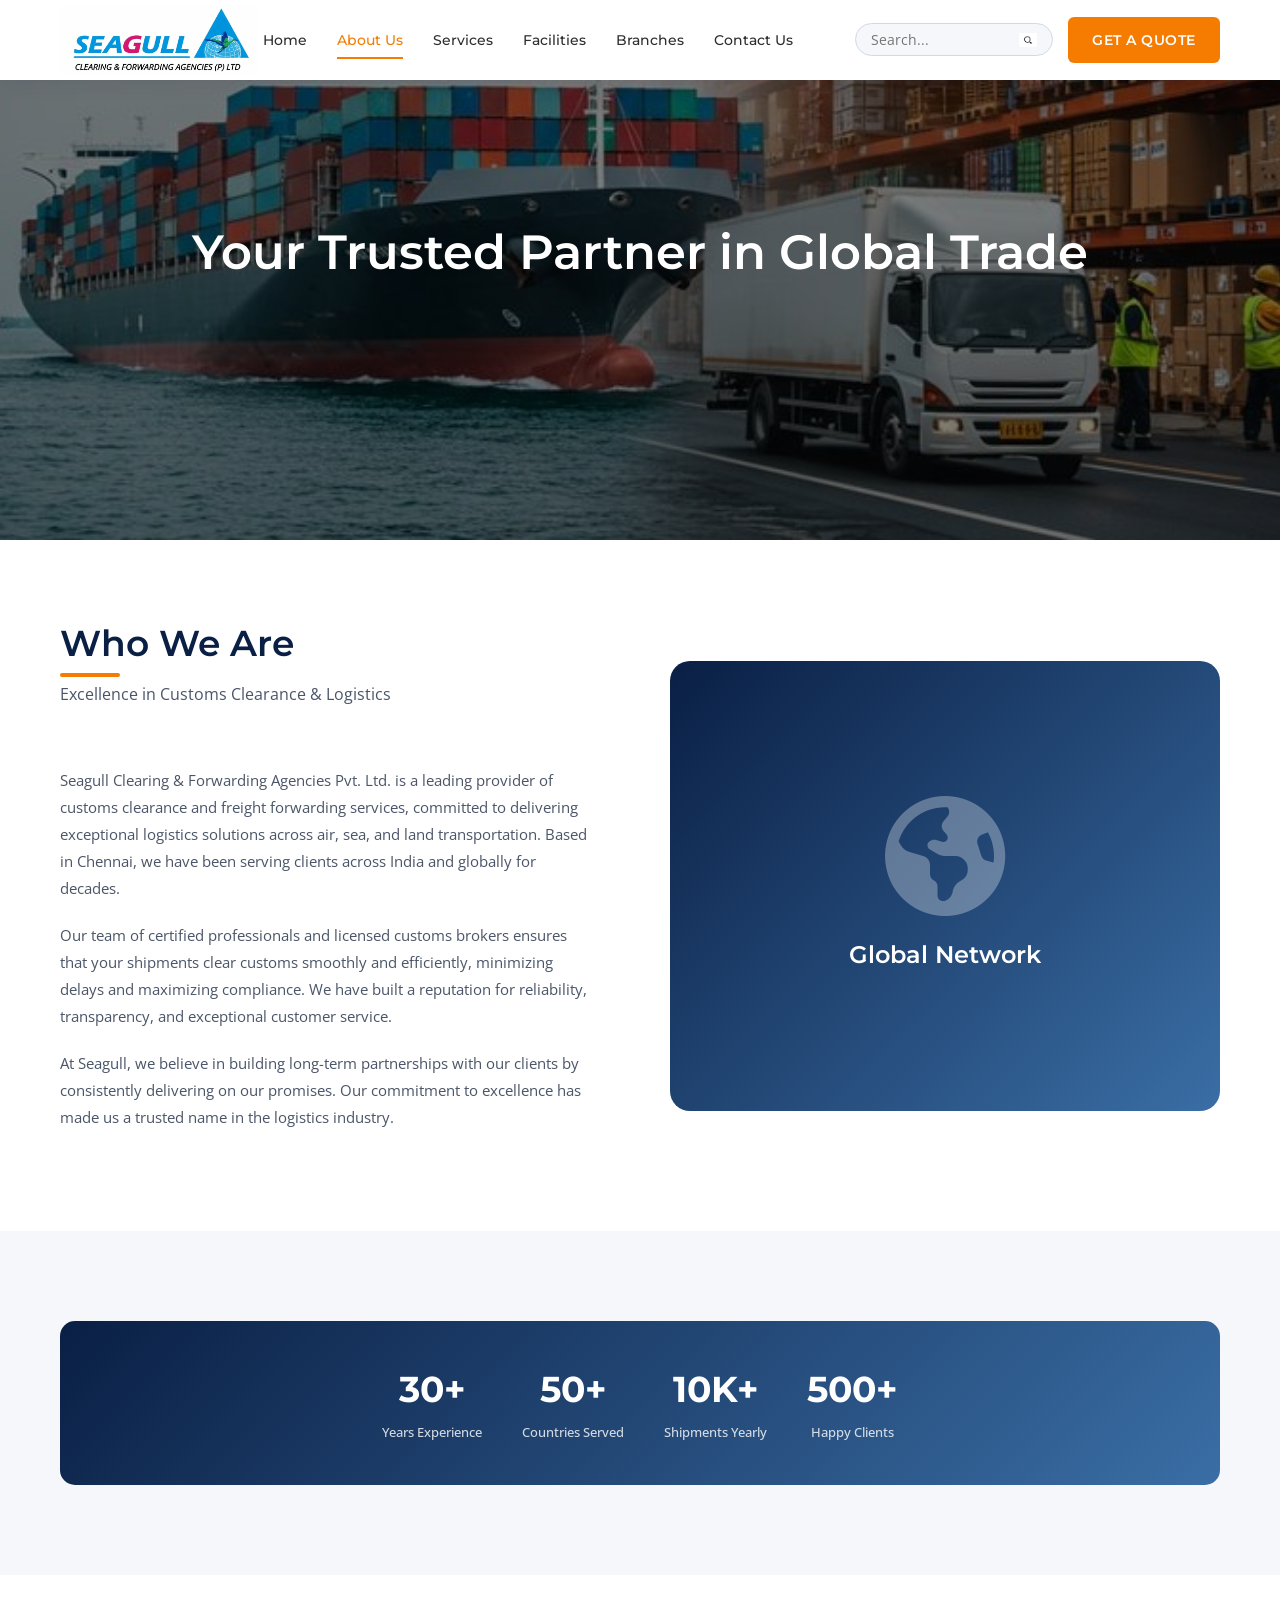
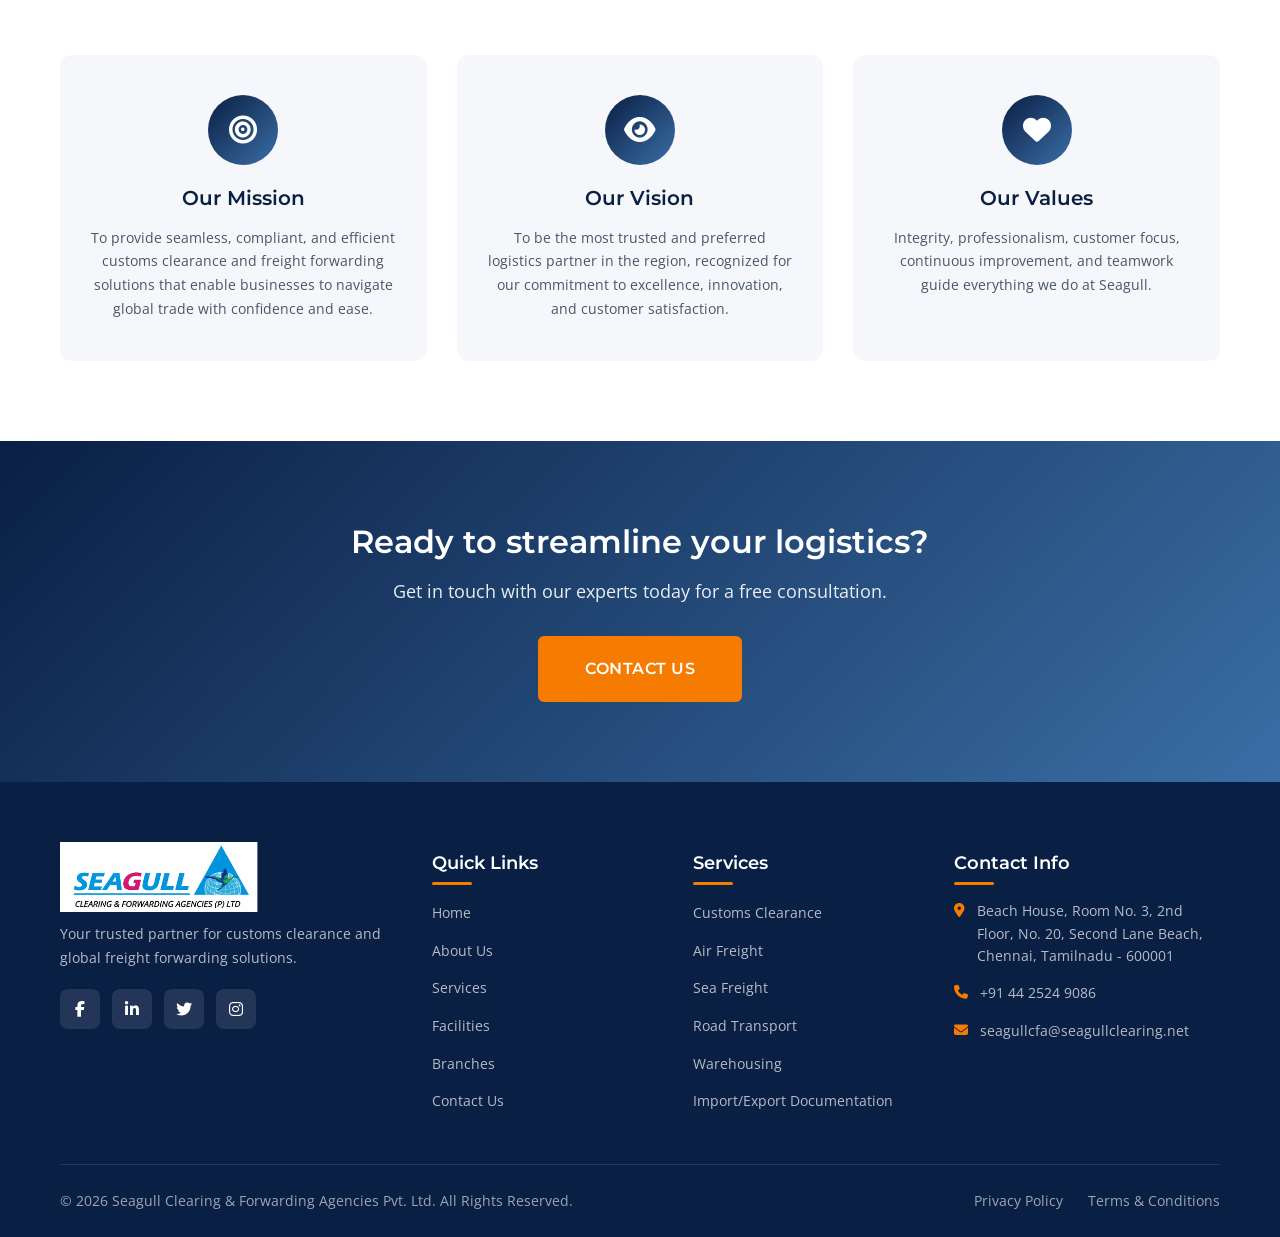
<file: about.html>
<!DOCTYPE html>
<html lang="en">
<head>
    <meta charset="UTF-8">
    <meta name="viewport" content="width=device-width, initial-scale=1.0">
<title>About Us - Seagull Clearing & Forwarding Agencies Pvt. Ltd.</title>
    <link rel="icon" type="image/jpeg" href="asserts/image/icon.jpeg">

    <link rel="preconnect" href="https://fonts.googleapis.com">
    <link rel="preconnect" href="https://fonts.gstatic.com" crossorigin>
    <link href="https://fonts.googleapis.com/css2?family=Montserrat:wght@400;500;600;700&family=Open+Sans:wght@400;500;600&display=swap" rel="stylesheet">
    <link rel="stylesheet" href="styles.css">
    <link rel="stylesheet" href="https://cdnjs.cloudflare.com/ajax/libs/font-awesome/6.4.0/css/all.min.css">
</head>
<body>
    <!-- Header -->
    <header class="header" id="header">
        <div class="container">
            <div class="header-content">
                <div class="logo">
<a href="home.html">
                        <img src="asserts/image/logo.jpeg" alt="Seagull Logo" class="logo-img">
                    </a>
                </div>
                <nav class="nav-menu" id="navMenu">
                    <ul class="nav-list">
<li><a href="home.html" class="nav-link">Home</a></li>
                        <li><a href="about.html" class="nav-link active">About Us</a></li>
                        <li><a href="services.html" class="nav-link">Services</a></li>
                        <li><a href="facilities.html" class="nav-link">Facilities</a></li>
                        <li><a href="branches.html" class="nav-link">Branches</a></li>
                        <li><a href="contact.html" class="nav-link">Contact Us</a></li>
                    </ul>
                </nav>
                <div class="header-actions">
                    <div class="search-container">
                        <input type="text" placeholder="Search..." class="search-input">
                        <button class="search-btn">
                            <img src="asserts/image/title.png" alt="Search" class="search-icon-img">
                        </button>
                    </div>
                    <a href="contact.html" class="cta-button">Get a Quote</a>
                    <button class="mobile-menu-toggle" id="mobileMenuToggle">
                        <i class="fa-solid fa-bars"></i>
                    </button>
                </div>
            </div>
        </div>
    </header>

    <!-- Page Banner -->
    <section class="page-banner about-page-banner">
        <div class="banner-overlay"></div>
        <div class="container">
            <div class="banner-content">
                <h1>Your Trusted Partner in Global Trade</h1>
            </div>
        </div>
    </section>

    <!-- About Section -->
    <section class="about-main">
        <div class="container">
            <div class="about-content">
                <div class="about-text">
                    <div class="section-header section-header-left">
                        <h2 class="section-title">Who We Are</h2>
                        <p class="section-subtitle">Excellence in Customs Clearance & Logistics</p>
                    </div>
                    <p class="about-description">
                        Seagull Clearing & Forwarding Agencies Pvt. Ltd. is a leading provider of customs clearance 
                        and freight forwarding services, committed to delivering exceptional logistics solutions across 
                        air, sea, and land transportation. Based in Chennai, we have been serving clients across 
                        India and globally for decades.
                    </p>
                    <p class="about-description">
                        Our team of certified professionals and licensed customs brokers ensures that your shipments 
                        clear customs smoothly and efficiently, minimizing delays and maximizing compliance. We have 
                        built a reputation for reliability, transparency, and exceptional customer service.
                    </p>
                    <p class="about-description">
                        At Seagull, we believe in building long-term partnerships with our clients by consistently 
                        delivering on our promises. Our commitment to excellence has made us a trusted name in the 
                        logistics industry.
                    </p>
                </div>
                <div class="about-image">
                    <div class="image-placeholder">
                        <i class="fa-solid fa-globe-americas"></i>
                        <span>Global Network</span>
                    </div>
                </div>
            </div>
        </div>
    </section>

    <!-- Stats Section -->
    <section class="stats-section">
        <div class="container">
            <div class="about-stats">
                <div class="stat-item">
                    <span class="stat-number">30+</span>
                    <span class="stat-label">Years Experience</span>
                </div>
                <div class="stat-item">
                    <span class="stat-number">50+</span>
                    <span class="stat-label">Countries Served</span>
                </div>
                <div class="stat-item">
                    <span class="stat-number">10K+</span>
                    <span class="stat-label">Shipments Yearly</span>
                </div>
                <div class="stat-item">
                    <span class="stat-number">500+</span>
                    <span class="stat-label">Happy Clients</span>
                </div>
            </div>
        </div>
    </section>

    <!-- Mission Vision -->
    <section class="mission-vision">
        <div class="container">
            <div class="mv-grid">
                <div class="mv-card">
                    <div class="mv-icon">
                        <i class="fa-solid fa-bullseye"></i>
                    </div>
                    <h3>Our Mission</h3>
                    <p>To provide seamless, compliant, and efficient customs clearance and freight forwarding solutions that enable businesses to navigate global trade with confidence and ease.</p>
                </div>
                <div class="mv-card">
                    <div class="mv-icon">
                        <i class="fa-solid fa-eye"></i>
                    </div>
                    <h3>Our Vision</h3>
                    <p>To be the most trusted and preferred logistics partner in the region, recognized for our commitment to excellence, innovation, and customer satisfaction.</p>
                </div>
                <div class="mv-card">
                    <div class="mv-icon">
                        <i class="fa-solid fa-heart"></i>
                    </div>
                    <h3>Our Values</h3>
                    <p>Integrity, professionalism, customer focus, continuous improvement, and teamwork guide everything we do at Seagull.</p>
                </div>
            </div>
        </div>
    </section>

    <!-- CTA Section -->
    <section class="cta-section">
        <div class="container">
            <div class="cta-content">
                <h2>Ready to streamline your logistics?</h2>
                <p>Get in touch with our experts today for a free consultation.</p>
                <a href="contact.html" class="btn btn-primary btn-large">Contact Us</a>
            </div>
        </div>
    </section>

    <!-- Footer -->
    <footer class="footer">
        <div class="container">
            <div class="footer-content">
                <div class="footer-section">
                    <div class="footer-logo">
<a href="home.html">
                           <img src="asserts/image/logo.jpeg" alt="Seagull Logo" class="logo-img">
                        </a>
                    </div>
                    <p>Your trusted partner for customs clearance and global freight forwarding solutions.</p>
                    <div class="social-links">
                        <a href="#"><i class="fa-brands fa-facebook-f"></i></a>
                        <a href="#"><i class="fa-brands fa-linkedin-in"></i></a>
                        <a href="#"><i class="fa-brands fa-twitter"></i></a>
                        <a href="#"><i class="fa-brands fa-instagram"></i></a>
                    </div>
                </div>
                <div class="footer-section">
                    <h3>Quick Links</h3>
                    <ul class="footer-links">
<li><a href="home.html">Home</a></li>
                        <li><a href="about.html">About Us</a></li>
                        <li><a href="services.html">Services</a></li>
                        <li><a href="facilities.html">Facilities</a></li>
                        <li><a href="branches.html">Branches</a></li>
                        <li><a href="contact.html">Contact Us</a></li>
                    </ul>
                </div>
                <div class="footer-section">
                    <h3>Services</h3>
                    <ul class="footer-links">
                        <li><a href="services.html">Customs Clearance</a></li>
                        <li><a href="services.html">Air Freight</a></li>
                        <li><a href="services.html">Sea Freight</a></li>
                        <li><a href="services.html">Road Transport</a></li>
                        <li><a href="services.html">Warehousing</a></li>
                        <li><a href="services.html">Import/Export Documentation</a></li>
                    </ul>
                </div>
                <div class="footer-section">
                    <h3>Contact Info</h3>
                    <ul class="footer-contact">
                        <li>
                            <i class="fa-solid fa-location-dot"></i>
                            <span>Beach House, Room No. 3, 2nd Floor, No. 20, Second Lane Beach, Chennai, Tamilnadu - 600001</span>
                        </li>
                        <li>
                            <i class="fa-solid fa-phone"></i>
                            <span>+91 44 2524 9086</span>
                        </li>
                        <li>
                            <i class="fa-solid fa-envelope"></i>
                            <span><a href="mailto:seagullcfa@seagullclearing.net" class="email-link">seagullcfa@seagullclearing.net</a></span>
                        </li>
                    </ul>
                </div>
            </div>
            <div class="footer-bottom">
                <p>&copy; 2026 Seagull Clearing & Forwarding Agencies Pvt. Ltd. All Rights Reserved.</p>
                <div class="footer-bottom-links">
                    <a href="#">Privacy Policy</a>
                    <a href="#">Terms & Conditions</a>
                </div>
            </div>
        </div>
    </footer>

    <button class="scroll-to-top" id="scrollToTop">
        <i class="fa-solid fa-arrow-up"></i>
    </button>

    <script src="script.js"></script>
</body>
</html>
</file>
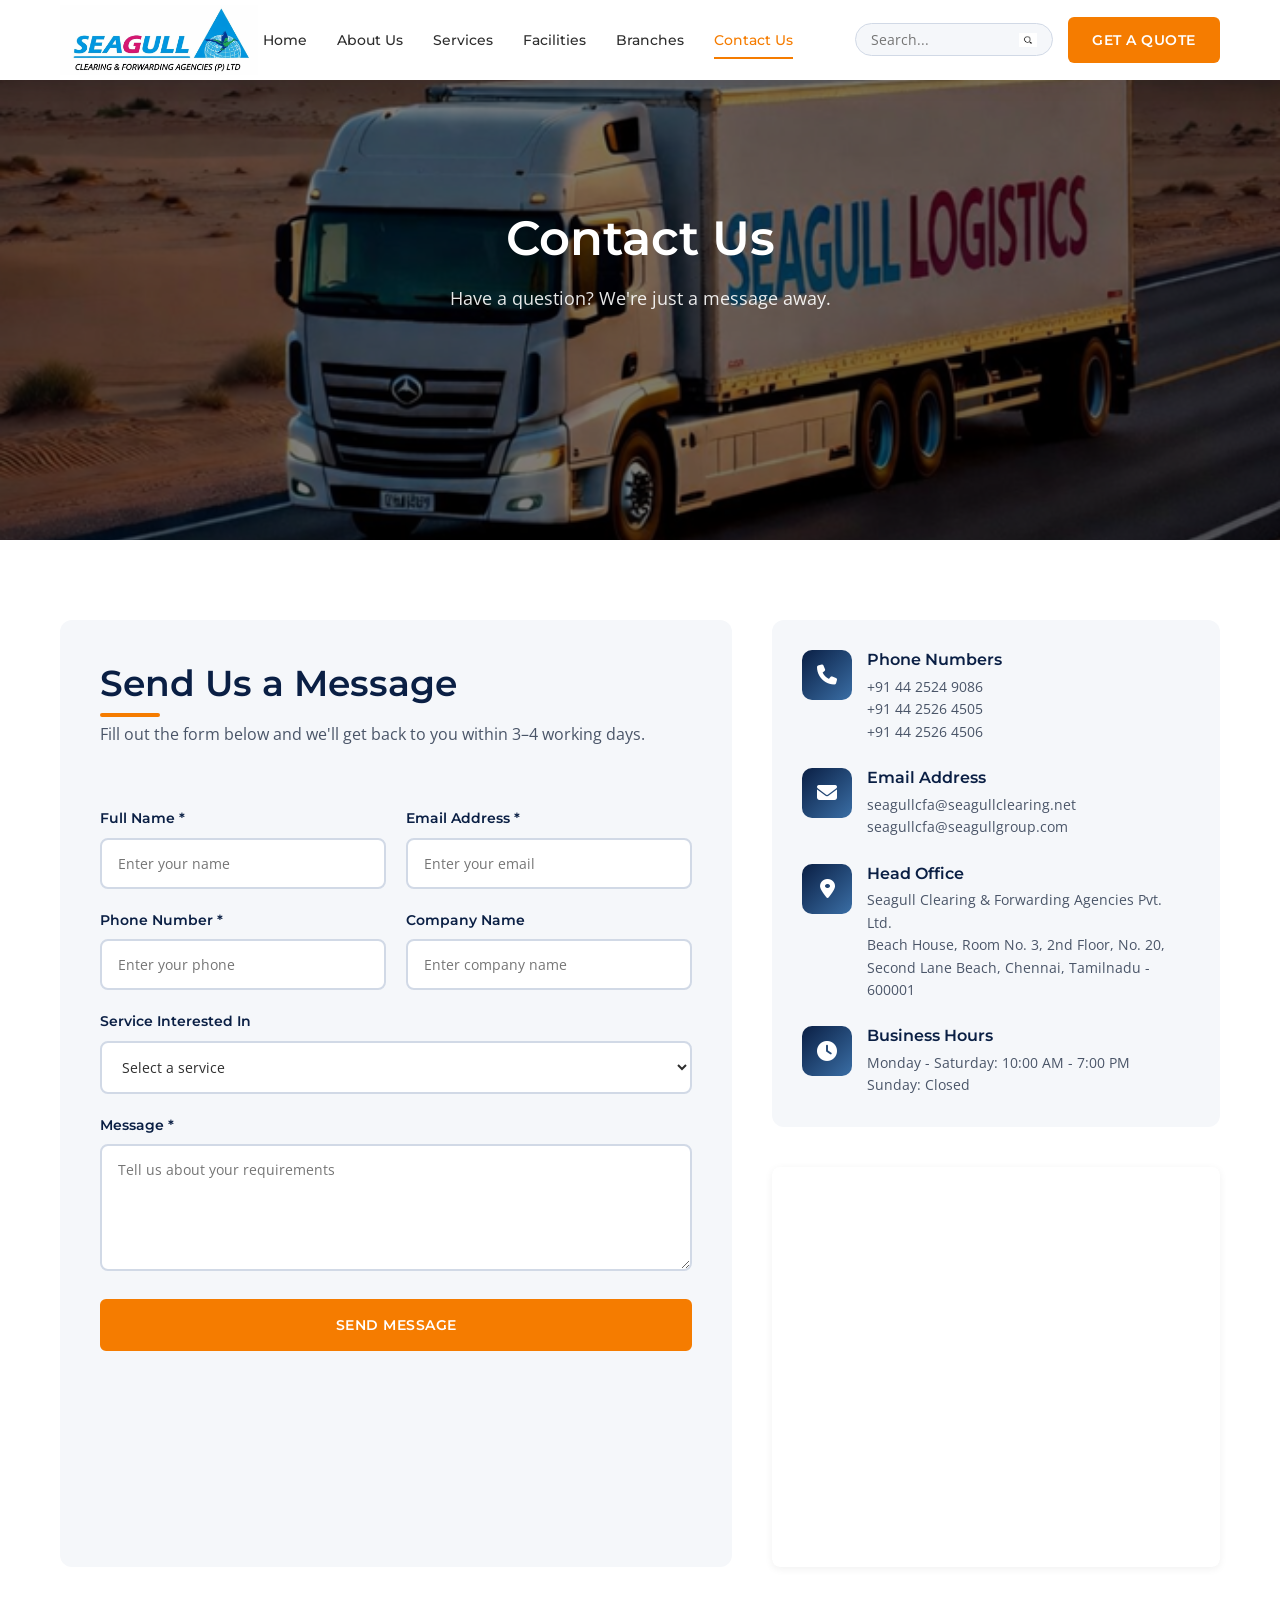
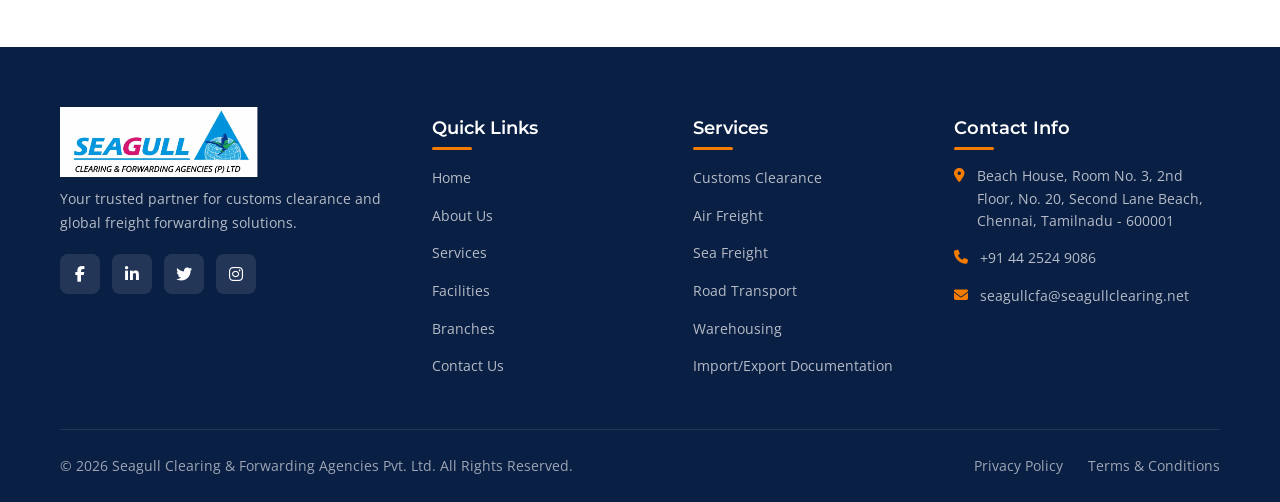
<file: contact.html>
<!DOCTYPE html>
<html lang="en">
<head>
    <meta charset="UTF-8">
    <meta name="viewport" content="width=device-width, initial-scale=1.0">
    <title>Contact Us - Seagull Clearing & Forwarding Agencies Pvt. Ltd.</title>
    <link rel="icon" type="image/jpeg" href="asserts/image/icon.jpeg">
    <link rel="preconnect" href="https://fonts.googleapis.com">
    <link rel="preconnect" href="https://fonts.gstatic.com" crossorigin>
    <link href="https://fonts.googleapis.com/css2?family=Montserrat:wght@400;500;600;700&family=Open+Sans:wght@400;500;600&display=swap" rel="stylesheet">
    <link rel="stylesheet" href="styles.css">
    <link rel="stylesheet" href="https://cdnjs.cloudflare.com/ajax/libs/font-awesome/6.4.0/css/all.min.css">
    <style>
        /* ── Success / Error overlay ── */
        #overlay {
            display: none;
            position: fixed;
            inset: 0;
            background: rgba(0,0,0,0.45);
            z-index: 9999;
            align-items: center;
            justify-content: center;
        }
        #overlay.show { display: flex; }

        .modal {
            background: #fff;
            border-radius: 16px;
            padding: 48px 40px;
            max-width: 460px;
            width: 90%;
            text-align: center;
            box-shadow: 0 12px 48px rgba(0,0,0,0.18);
            animation: popIn .35s cubic-bezier(.34,1.56,.64,1);
        }
        @keyframes popIn {
            from { transform: scale(.85); opacity: 0; }
            to   { transform: scale(1);  opacity: 1; }
        }
        .modal-icon {
            width: 72px; height: 72px;
            background: linear-gradient(135deg,#22c55e,#16a34a);
            border-radius: 50%;
            display: flex; align-items: center; justify-content: center;
            margin: 0 auto 20px;
            font-size: 32px; color: #fff;
        }
        .modal-icon.error { background: linear-gradient(135deg,#ef4444,#dc2626); }
        .modal h2 {
            font-family: 'Montserrat', sans-serif;
            font-size: 22px; font-weight: 700;
            color: #1a3a5c; margin-bottom: 10px;
        }
        .modal p {
            color: #555; font-size: 14px;
            line-height: 1.8; margin-bottom: 24px;
        }
        .modal-close {
            background: linear-gradient(135deg,#1a6fc4,#1a3a5c);
            color: #fff; border: none;
            padding: 11px 32px; border-radius: 8px;
            font-size: 14px; font-weight: 600;
            font-family: 'Montserrat', sans-serif;
            cursor: pointer;
        }
        .modal-close:hover { opacity: .9; }

        /* Spinner on submit button */
        .spinner {
            display: inline-block;
            width: 16px; height: 16px;
            border: 2.5px solid rgba(255,255,255,0.4);
            border-top-color: #fff;
            border-radius: 50%;
            animation: spin .7s linear infinite;
            vertical-align: middle;
            margin-right: 8px;
        }
        @keyframes spin { to { transform: rotate(360deg); } }

        /* Map */
        .map-section { margin: 20px 0 0 0; padding: 0; }
        .map-wrapper { width: 100%; border-radius: 8px; overflow: hidden; box-shadow: 0 2px 8px rgba(0,0,0,0.06); }
        .map-wrapper iframe { display: block; height: 400px; }
        @media (max-width: 768px) { .map-wrapper iframe { height: 360px; } }
        @media (max-width: 480px) { .map-wrapper iframe { height: 320px; } }
    </style>
</head>
<body>

    <!-- Header -->
    <header class="header" id="header">
        <div class="container">
            <div class="header-content">
                <div class="logo">
                    <a href="home.html">
                        <img src="asserts/image/logo.jpeg" alt="Seagull Logo" class="logo-img">
                    </a>
                </div>
                <nav class="nav-menu" id="navMenu">
                    <ul class="nav-list">
                        <li><a href="home.html" class="nav-link">Home</a></li>
                        <li><a href="about.html" class="nav-link">About Us</a></li>
                        <li><a href="services.html" class="nav-link">Services</a></li>
                        <li><a href="facilities.html" class="nav-link">Facilities</a></li>
                        <li><a href="branches.html" class="nav-link">Branches</a></li>
                        <li><a href="contact.html" class="nav-link active">Contact Us</a></li>
                    </ul>
                </nav>
                <div class="header-actions">
                    <div class="search-container">
                        <input type="text" placeholder="Search..." class="search-input">
                        <button class="search-btn">
                            <img src="asserts/image/title.png" alt="Search" class="search-icon-img">
                        </button>
                    </div>
                    <a href="contact.html" class="cta-button">Get a Quote</a>
                    <button class="mobile-menu-toggle" id="mobileMenuToggle">
                        <i class="fa-solid fa-bars"></i>
                    </button>
                </div>
            </div>
        </div>
    </header>

    <!-- Page Banner -->
    <section class="page-banner contact-page-banner">
        <div class="banner-overlay"></div>
        <div class="container">
            <div class="banner-content">
                <h1>Contact Us</h1>
                <p>Have a question? We're just a message away.</p>
            </div>
        </div>
    </section>

    <!-- Contact Section -->
    <section class="contact-main">
        <div class="container">
            <div class="contact-content">

                <!-- FORM -->
                <div class="contact-form-wrapper">
                    <div class="section-header section-header-left">
                        <h2 class="section-title">Send Us a Message</h2>
                        <p class="section-subtitle">Fill out the form below and we'll get back to you within 3–4 working days.</p>
                    </div>

                    <form class="contact-form" id="contactForm">

                        <!-- Web3Forms hidden fields -->
                        <input type="hidden" name="access_key" value="2284df46-1a98-46ba-89b2-068e9a6fdc5b">
                        <input type="hidden" name="subject" value="New Contact Form Submission – Seagull Clearing & Forwarding">
                        <input type="hidden" name="from_name" value="Seagull Website Contact Form">
                        <input type="hidden" name="replyto" id="replyToField" value="">

                        <!-- Honeypot spam protection -->
                        <input type="checkbox" name="botcheck" style="display:none">

                        <div class="form-row">
                            <div class="form-group">
                                <label for="name">Full Name *</label>
                                <input type="text" id="name" name="name" required placeholder="Enter your name">
                            </div>
                            <div class="form-group">
                                <label for="email">Email Address *</label>
                                <input type="email" id="email" name="email" required placeholder="Enter your email">
                            </div>
                        </div>
                        <div class="form-row">
                            <div class="form-group">
                                <label for="phone">Phone Number *</label>
                                <input type="tel" id="phone" name="phone" required placeholder="Enter your phone">
                            </div>
                            <div class="form-group">
                                <label for="company">Company Name</label>
                                <input type="text" id="company" name="company" placeholder="Enter company name">
                            </div>
                        </div>
                        <div class="form-group">
                            <label for="service">Service Interested In</label>
                            <select id="service" name="service">
                                <option value="">Select a service</option>
                                <option value="Customs Clearance">Customs Clearance</option>
                                <option value="Air Freight">Air Freight</option>
                                <option value="Sea Freight">Sea Freight</option>
                                <option value="Road Transport">Road Transport</option>
                                <option value="Warehousing">Warehousing</option>
                                <option value="Other">Other</option>
                            </select>
                        </div>
                        <div class="form-group">
                            <label for="message">Message *</label>
                            <textarea id="message" name="message" rows="5" required placeholder="Tell us about your requirements"></textarea>
                        </div>

                        <button type="submit" class="btn btn-primary btn-full" id="submitBtn">Send Message</button>
                    </form>
                </div>

                <!-- INFO -->
                <div class="contact-info-wrapper">
                    <div class="contact-info-card">
                        <div class="contact-info-item">
                            <div class="contact-icon"><i class="fa-solid fa-phone"></i></div>
                            <div class="contact-details">
                                <h3>Phone Numbers</h3>
                                <p>+91 44 2524 9086</p>
                                <p>+91 44 2526 4505</p>
                                <p>+91 44 2526 4506</p>
                            </div>
                        </div>
                        <div class="contact-info-item">
                            <div class="contact-icon"><i class="fa-solid fa-envelope"></i></div>
                            <div class="contact-details">
                                <h3>Email Address</h3>
                                <p><a href="mailto:seagullcfa@seagullclearing.net">seagullcfa@seagullclearing.net</a></p>
                                <p><a href="mailto:seagullcfa@seagullgroup.com">seagullcfa@seagullgroup.com</a></p>
                            </div>
                        </div>
                        <div class="contact-info-item">
                            <div class="contact-icon"><i class="fa-solid fa-location-dot"></i></div>
                            <div class="contact-details">
                                <h3>Head Office</h3>
                                <p>Seagull Clearing & Forwarding Agencies Pvt. Ltd.</p>
                                <p>Beach House, Room No. 3, 2nd Floor, No. 20, Second Lane Beach, Chennai, Tamilnadu - 600001</p>
                            </div>
                        </div>
                        <div class="contact-info-item">
                            <div class="contact-icon"><i class="fa-solid fa-clock"></i></div>
                            <div class="contact-details">
                                <h3>Business Hours</h3>
                                <p>Monday - Saturday: 10:00 AM - 7:00 PM</p>
                                <p>Sunday: Closed</p>
                            </div>
                        </div>
                    </div>

                    <div class="map-section">
                        <div class="map-wrapper">
                            <iframe
                                src="https://www.google.com/maps?q=13.094222,80.291306&hl=en&z=18&output=embed"
                                width="100%" height="400" loading="lazy" allowfullscreen
                                referrerpolicy="no-referrer-when-downgrade"
                                style="border:0;border-radius:8px;box-shadow:0 4px 12px rgba(0,0,0,0.08);display:block;">
                            </iframe>
                        </div>
                    </div>
                </div>

            </div>
        </div>
    </section>

    <!-- Success / Error Modal -->
    <div id="overlay">
        <div class="modal">
            <div class="modal-icon" id="modalIcon">
                <i id="modalIconI" class="fa-solid fa-check"></i>
            </div>
            <h2 id="modalTitle">Message Sent!</h2>
            <p id="modalBody"></p>
            <button class="modal-close" onclick="closeModal()">Close</button>
        </div>
    </div>

    <!-- Footer -->
    <footer class="footer">
        <div class="container">
            <div class="footer-content">
                <div class="footer-section">
                    <div class="footer-logo">
                        <a href="home.html">
                            <img src="asserts/image/logo.jpeg" alt="Seagull Logo" class="logo-img">
                        </a>
                    </div>
                    <p>Your trusted partner for customs clearance and global freight forwarding solutions.</p>
                    <div class="social-links">
                        <a href="#"><i class="fa-brands fa-facebook-f"></i></a>
                        <a href="#"><i class="fa-brands fa-linkedin-in"></i></a>
                        <a href="#"><i class="fa-brands fa-twitter"></i></a>
                        <a href="#"><i class="fa-brands fa-instagram"></i></a>
                    </div>
                </div>
                <div class="footer-section">
                    <h3>Quick Links</h3>
                    <ul class="footer-links">
                        <li><a href="home.html">Home</a></li>
                        <li><a href="about.html">About Us</a></li>
                        <li><a href="services.html">Services</a></li>
                        <li><a href="facilities.html">Facilities</a></li>
                        <li><a href="branches.html">Branches</a></li>
                        <li><a href="contact.html">Contact Us</a></li>
                    </ul>
                </div>
                <div class="footer-section">
                    <h3>Services</h3>
                    <ul class="footer-links">
                        <li><a href="services.html">Customs Clearance</a></li>
                        <li><a href="services.html">Air Freight</a></li>
                        <li><a href="services.html">Sea Freight</a></li>
                        <li><a href="services.html">Road Transport</a></li>
                        <li><a href="services.html">Warehousing</a></li>
                        <li><a href="services.html">Import/Export Documentation</a></li>
                    </ul>
                </div>
                <div class="footer-section">
                    <h3>Contact Info</h3>
                    <ul class="footer-contact">
                        <li>
                            <i class="fa-solid fa-location-dot"></i>
                            <span>Beach House, Room No. 3, 2nd Floor, No. 20, Second Lane Beach, Chennai, Tamilnadu - 600001</span>
                        </li>
                        <li>
                            <i class="fa-solid fa-phone"></i>
                            <span>+91 44 2524 9086</span>
                        </li>
                        <li>
                            <i class="fa-solid fa-envelope"></i>
                            <span>seagullcfa@seagullclearing.net</span>
                        </li>
                    </ul>
                </div>
            </div>
            <div class="footer-bottom">
                <p>&copy; 2026 Seagull Clearing & Forwarding Agencies Pvt. Ltd. All Rights Reserved.</p>
                <div class="footer-bottom-links">
                    <a href="#">Privacy Policy</a>
                    <a href="#">Terms & Conditions</a>
                </div>
            </div>
        </div>
    </footer>

    <button class="scroll-to-top" id="scrollToTop">
        <i class="fa-solid fa-arrow-up"></i>
    </button>

    <script src="script.js"></script>

    <script>
        const form = document.getElementById('contactForm');
        const submitBtn = document.getElementById('submitBtn');

        // Keep replyto in sync with email field
        document.getElementById('email').addEventListener('input', function () {
            document.getElementById('replyToField').value = this.value;
        });

        form.addEventListener('submit', async function (e) {
            e.preventDefault();

            const userName = document.getElementById('name').value.trim();

            // Show spinner
            submitBtn.disabled = true;
            submitBtn.innerHTML = '<span class="spinner"></span>Sending...';

            const formData = new FormData(form);

            try {
                const res = await fetch('https://api.web3forms.com/submit', {
                    method: 'POST',
                    body: formData
                });

                const data = await res.json();

                if (data.success) {
                    showModal(true, userName);
                    form.reset();
                } else {
                    showModal(false);
                }
            } catch (err) {
                showModal(false);
            } finally {
                submitBtn.disabled = false;
                submitBtn.innerHTML = 'Send Message';
            }
        });

        function showModal(success, userName) {
            const icon   = document.getElementById('modalIcon');
            const iconI  = document.getElementById('modalIconI');
            const title  = document.getElementById('modalTitle');
            const body   = document.getElementById('modalBody');

            if (success) {
                icon.className  = 'modal-icon';
                iconI.className = 'fa-solid fa-check';
                title.textContent = 'Message Sent Successfully!';
                body.innerHTML  = `Thank you, <strong>${userName}</strong>! We have received your enquiry.<br><br>
                                   Our team will get back to you within <strong>3–4 working days</strong>.<br>
                                   A confirmation has been sent to your email address.`;
            } else {
                icon.className  = 'modal-icon error';
                iconI.className = 'fa-solid fa-xmark';
                title.textContent = 'Something Went Wrong';
                body.innerHTML  = `We couldn't send your message. Please email us directly at
                                   <a href="mailto:seagullcfa@seagullclearing.net" style="color:#1a6fc4">
                                   seagullcfa@seagullclearing.net</a> or call <strong>+91 44 2524 9086</strong>.`;
            }

            document.getElementById('overlay').classList.add('show');
        }

        function closeModal() {
            document.getElementById('overlay').classList.remove('show');
        }

        // Close modal on backdrop click
        document.getElementById('overlay').addEventListener('click', function (e) {
            if (e.target === this) closeModal();
        });
    </script>
</body>
</html>
</file>
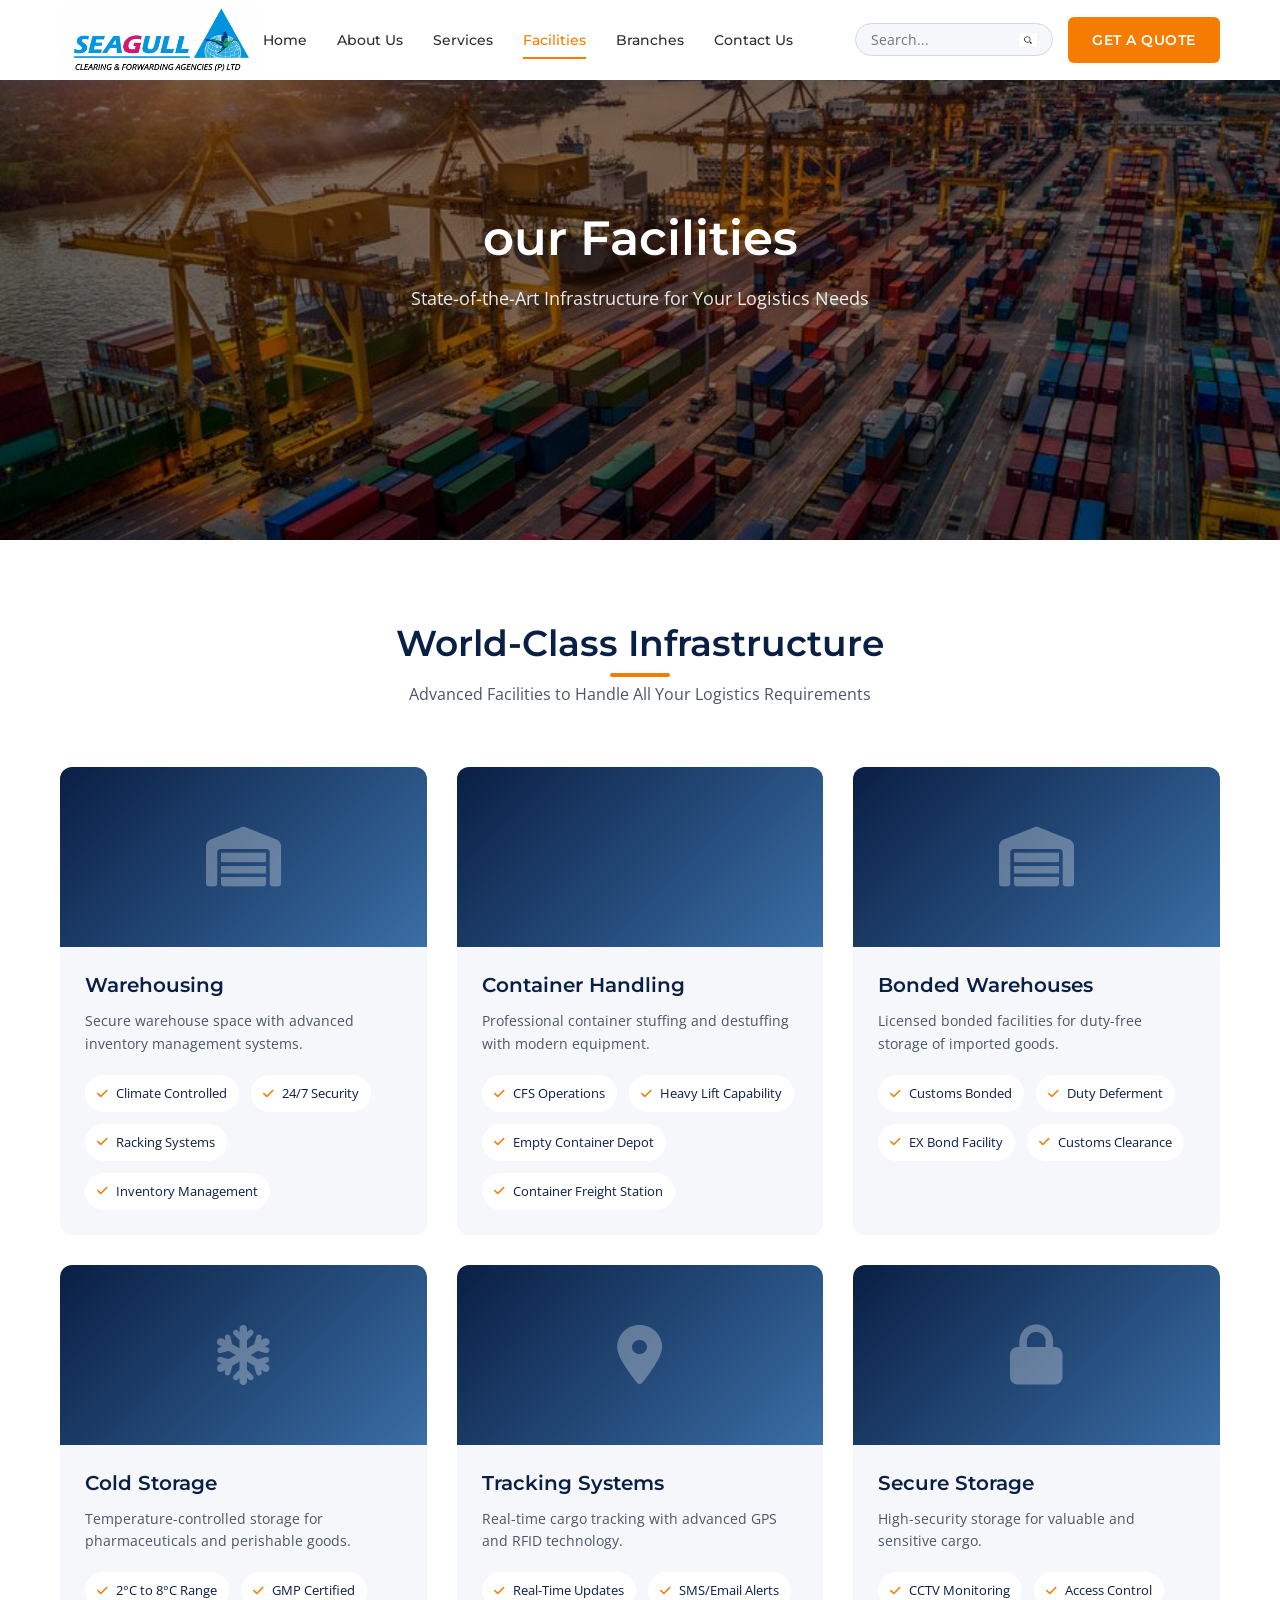
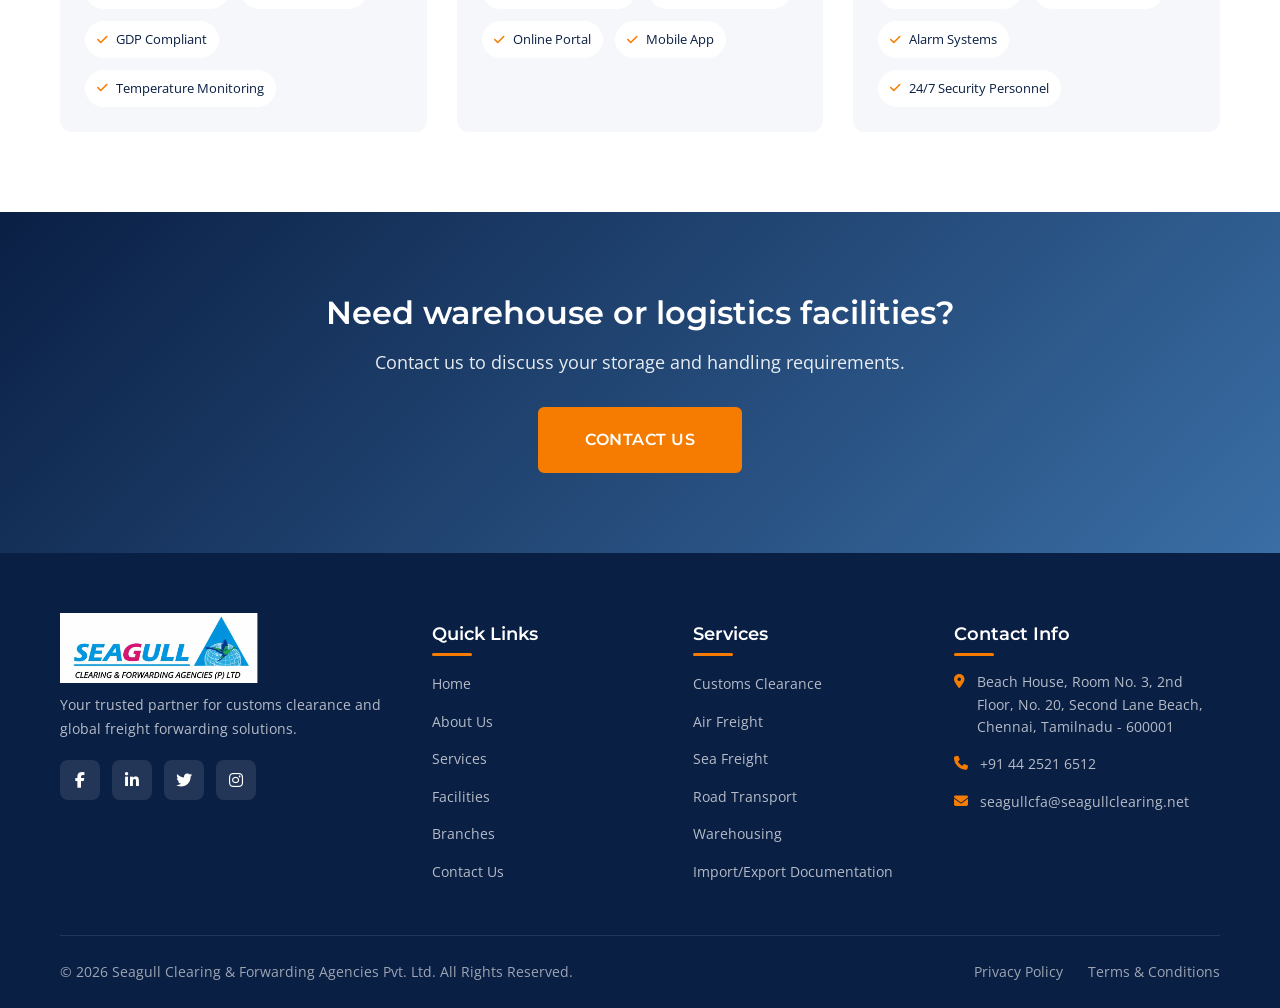
<file: facilities.html>
<!DOCTYPE html>
<html lang="en">
<head>
    <meta charset="UTF-8">
    <meta name="viewport" content="width=device-width, initial-scale=1.0">
<title>Facilities - Seagull Clearing & Forwarding Agencies Pvt. Ltd.</title>
    <link rel="icon" type="image/jpeg" href="asserts/image/icon.jpeg">

    <link rel="preconnect" href="https://fonts.googleapis.com">
    <link rel="preconnect" href="https://fonts.gstatic.com" crossorigin>
    <link href="https://fonts.googleapis.com/css2?family=Montserrat:wght@400;500;600;700&family=Open+Sans:wght@400;500;600&display=swap" rel="stylesheet">
    <link rel="stylesheet" href="styles.css">
    <link rel="stylesheet" href="https://cdnjs.cloudflare.com/ajax/libs/font-awesome/6.4.0/css/all.min.css">
</head>
<body>
    <!-- Header -->
    <header class="header" id="header">
        <div class="container">
            <div class="header-content">
                <div class="logo">
<a href="home.html">
                        <img src="asserts/image/logo.jpeg" alt="Seagull Logo" class="logo-img">
                    </a>
                </div>
                <nav class="nav-menu" id="navMenu">
                    <ul class="nav-list">
<li><a href="home.html" class="nav-link">Home</a></li>
                        <li><a href="about.html" class="nav-link">About Us</a></li>
                        <li><a href="services.html" class="nav-link">Services</a></li>
                        <li><a href="facilities.html" class="nav-link active">Facilities</a></li>
                        <li><a href="branches.html" class="nav-link">Branches</a></li>
                        <li><a href="contact.html" class="nav-link">Contact Us</a></li>
                    </ul>
                </nav>
                <div class="header-actions">
                    <div class="search-container">
                        <input type="text" placeholder="Search..." class="search-input">
                        <button class="search-btn">
                            <img src="asserts/image/title.png" alt="Search" class="search-icon-img">
                        </button>
                    </div>
                    <a href="contact.html" class="cta-button">Get a Quote</a>
                    <button class="mobile-menu-toggle" id="mobileMenuToggle">
                        <i class="fa-solid fa-bars"></i>
                    </button>
                </div>
            </div>
        </div>
    </header>

    <!-- Page Banner -->
    <section class="page-banner facilities-banner">
        <div class="banner-overlay"></div>
        <div class="container">
            <div class="banner-content">
                <h1>our Facilities</h1>
                <p>State-of-the-Art Infrastructure for Your Logistics Needs</p>
            </div>
        </div>
    </section>

    <!-- Facilities Overview -->
    <section class="facilities-overview">
        <div class="container">
            <div class="section-header">
                <h2 class="section-title">World-Class Infrastructure</h2>
                <p class="section-subtitle">Advanced Facilities to Handle All Your Logistics Requirements</p>
            </div>
            <div class="facilities-grid">
                <div class="facility-card">
                    <div class="facility-image">
                        <i class="fa-solid fa-warehouse"></i>
                    </div>
                    <div class="facility-content">
                        <h3>Warehousing</h3>
                        <p>Secure warehouse space with advanced inventory management systems.</p>
                        <ul class="facility-features">
                            <li><i class="fa-solid fa-check"></i> Climate Controlled</li>
                            <li><i class="fa-solid fa-check"></i> 24/7 Security</li>
                            <li><i class="fa-solid fa-check"></i> Racking Systems</li>
                            <li><i class="fa-solid fa-check"></i> Inventory Management</li>
                        </ul>
                    </div>
                </div>
                <div class="facility-card">
                    <div class="facility-image">
                        <i class="fa-solid fa-container-storage"></i>
                    </div>
                    <div class="facility-content">
                        <h3>Container Handling</h3>
                        <p>Professional container stuffing and destuffing with modern equipment.</p>
                        <ul class="facility-features">
                            <li><i class="fa-solid fa-check"></i> CFS Operations</li>
                            <li><i class="fa-solid fa-check"></i> Heavy Lift Capability</li>
                            <li><i class="fa-solid fa-check"></i> Empty Container Depot</li>
                            <li><i class="fa-solid fa-check"></i> Container Freight Station</li>
                        </ul>
                    </div>
                </div>
                <div class="facility-card">
                    <div class="facility-image">
                        <i class="fa-solid fa-warehouse"></i>
                    </div>
                    <div class="facility-content">
                        <h3>Bonded Warehouses</h3>
                        <p>Licensed bonded facilities for duty-free storage of imported goods.</p>
                        <ul class="facility-features">
                            <li><i class="fa-solid fa-check"></i> Customs Bonded</li>
                            <li><i class="fa-solid fa-check"></i> Duty Deferment</li>
                            <li><i class="fa-solid fa-check"></i> EX Bond Facility</li>
                            <li><i class="fa-solid fa-check"></i> Customs Clearance</li>
                        </ul>
                    </div>
                </div>
                <div class="facility-card">
                    <div class="facility-image">
                        <i class="fa-solid fa-snowflake"></i>
                    </div>
                    <div class="facility-content">
                        <h3>Cold Storage</h3>
                        <p>Temperature-controlled storage for pharmaceuticals and perishable goods.</p>
                        <ul class="facility-features">
                            <li><i class="fa-solid fa-check"></i> 2°C to 8°C Range</li>
                            <li><i class="fa-solid fa-check"></i> GMP Certified</li>
                            <li><i class="fa-solid fa-check"></i> GDP Compliant</li>
                            <li><i class="fa-solid fa-check"></i> Temperature Monitoring</li>
                        </ul>
                    </div>
                </div>
                <div class="facility-card">
                    <div class="facility-image">
                        <i class="fa-solid fa-location-dot"></i>
                    </div>
                    <div class="facility-content">
                        <h3>Tracking Systems</h3>
                        <p>Real-time cargo tracking with advanced GPS and RFID technology.</p>
                        <ul class="facility-features">
                            <li><i class="fa-solid fa-check"></i> Real-Time Updates</li>
                            <li><i class="fa-solid fa-check"></i> SMS/Email Alerts</li>
                            <li><i class="fa-solid fa-check"></i> Online Portal</li>
                            <li><i class="fa-solid fa-check"></i> Mobile App</li>
                        </ul>
                    </div>
                </div>
                <div class="facility-card">
                    <div class="facility-image">
                        <i class="fa-solid fa-lock"></i>
                    </div>
                    <div class="facility-content">
                        <h3>Secure Storage</h3>
                        <p>High-security storage for valuable and sensitive cargo.</p>
                        <ul class="facility-features">
                            <li><i class="fa-solid fa-check"></i> CCTV Monitoring</li>
                            <li><i class="fa-solid fa-check"></i> Access Control</li>
                            <li><i class="fa-solid fa-check"></i> Alarm Systems</li>
                            <li><i class="fa-solid fa-check"></i> 24/7 Security Personnel</li>
                        </ul>
                    </div>
                </div>
            </div>
        </div>
    </section>

    <!-- CTA Section -->
    <section class="cta-section">
        <div class="container">
            <div class="cta-content">
                <h2>Need warehouse or logistics facilities?</h2>
                <p>Contact us to discuss your storage and handling requirements.</p>
                <a href="contact.html" class="btn btn-primary btn-large">Contact Us</a>
            </div>
        </div>
    </section>

    <!-- Footer -->
    <footer class="footer">
        <div class="container">
            <div class="footer-content">
                <div class="footer-section">
                    <div class="footer-logo">
<a href="home.html">
                            <img src="asserts/image/logo.jpeg" alt="Seagull Logo" class="logo-img">
                        </a>
                    </div>
                    <p>Your trusted partner for customs clearance and global freight forwarding solutions.</p>
                    <div class="social-links">
                        <a href="#"><i class="fa-brands fa-facebook-f"></i></a>
                        <a href="#"><i class="fa-brands fa-linkedin-in"></i></a>
                        <a href="#"><i class="fa-brands fa-twitter"></i></a>
                        <a href="#"><i class="fa-brands fa-instagram"></i></a>
                    </div>
                </div>
                <div class="footer-section">
                    <h3>Quick Links</h3>
                    <ul class="footer-links">
<li><a href="home.html">Home</a></li>
                        <li><a href="about.html">About Us</a></li>
                        <li><a href="services.html">Services</a></li>
                        <li><a href="facilities.html">Facilities</a></li>
                        <li><a href="branches.html">Branches</a></li>
                        <li><a href="contact.html">Contact Us</a></li>
                    </ul>
                </div>
                <div class="footer-section">
                    <h3>Services</h3>
                    <ul class="footer-links">
                        <li><a href="services.html">Customs Clearance</a></li>
                        <li><a href="services.html">Air Freight</a></li>
                        <li><a href="services.html">Sea Freight</a></li>
                        <li><a href="services.html">Road Transport</a></li>
                        <li><a href="services.html">Warehousing</a></li>
                        <li><a href="services.html">Import/Export Documentation</a></li>
                    </ul>
                </div>
                <div class="footer-section">
                    <h3>Contact Info</h3>
                    <ul class="footer-contact">
                        <li>
                            <i class="fa-solid fa-location-dot"></i>
                            <span>Beach House, Room No. 3, 2nd Floor, No. 20, Second Lane Beach, Chennai, Tamilnadu - 600001</span>
                        </li>
                        <li>
                            <i class="fa-solid fa-phone"></i>
                            <span>+91 44 2521 6512</span>
                        </li>
                        <li>
                            <i class="fa-solid fa-envelope"></i>
                            <span><a href="mailto:seagullcfa@seagullclearing.net" class="email-link">seagullcfa@seagullclearing.net</a></span>
                        </li>
                    </ul>
                </div>
            </div>
            <div class="footer-bottom">
                <p>&copy; 2026 Seagull Clearing & Forwarding Agencies Pvt. Ltd. All Rights Reserved.</p>
                <div class="footer-bottom-links">
                    <a href="#">Privacy Policy</a>
                    <a href="#">Terms & Conditions</a>
                </div>
            </div>
        </div>
    </footer>

    <button class="scroll-to-top" id="scrollToTop">
        <i class="fa-solid fa-arrow-up"></i>
    </button>

    <script src="script.js"></script>
</body>
</html>
</file>
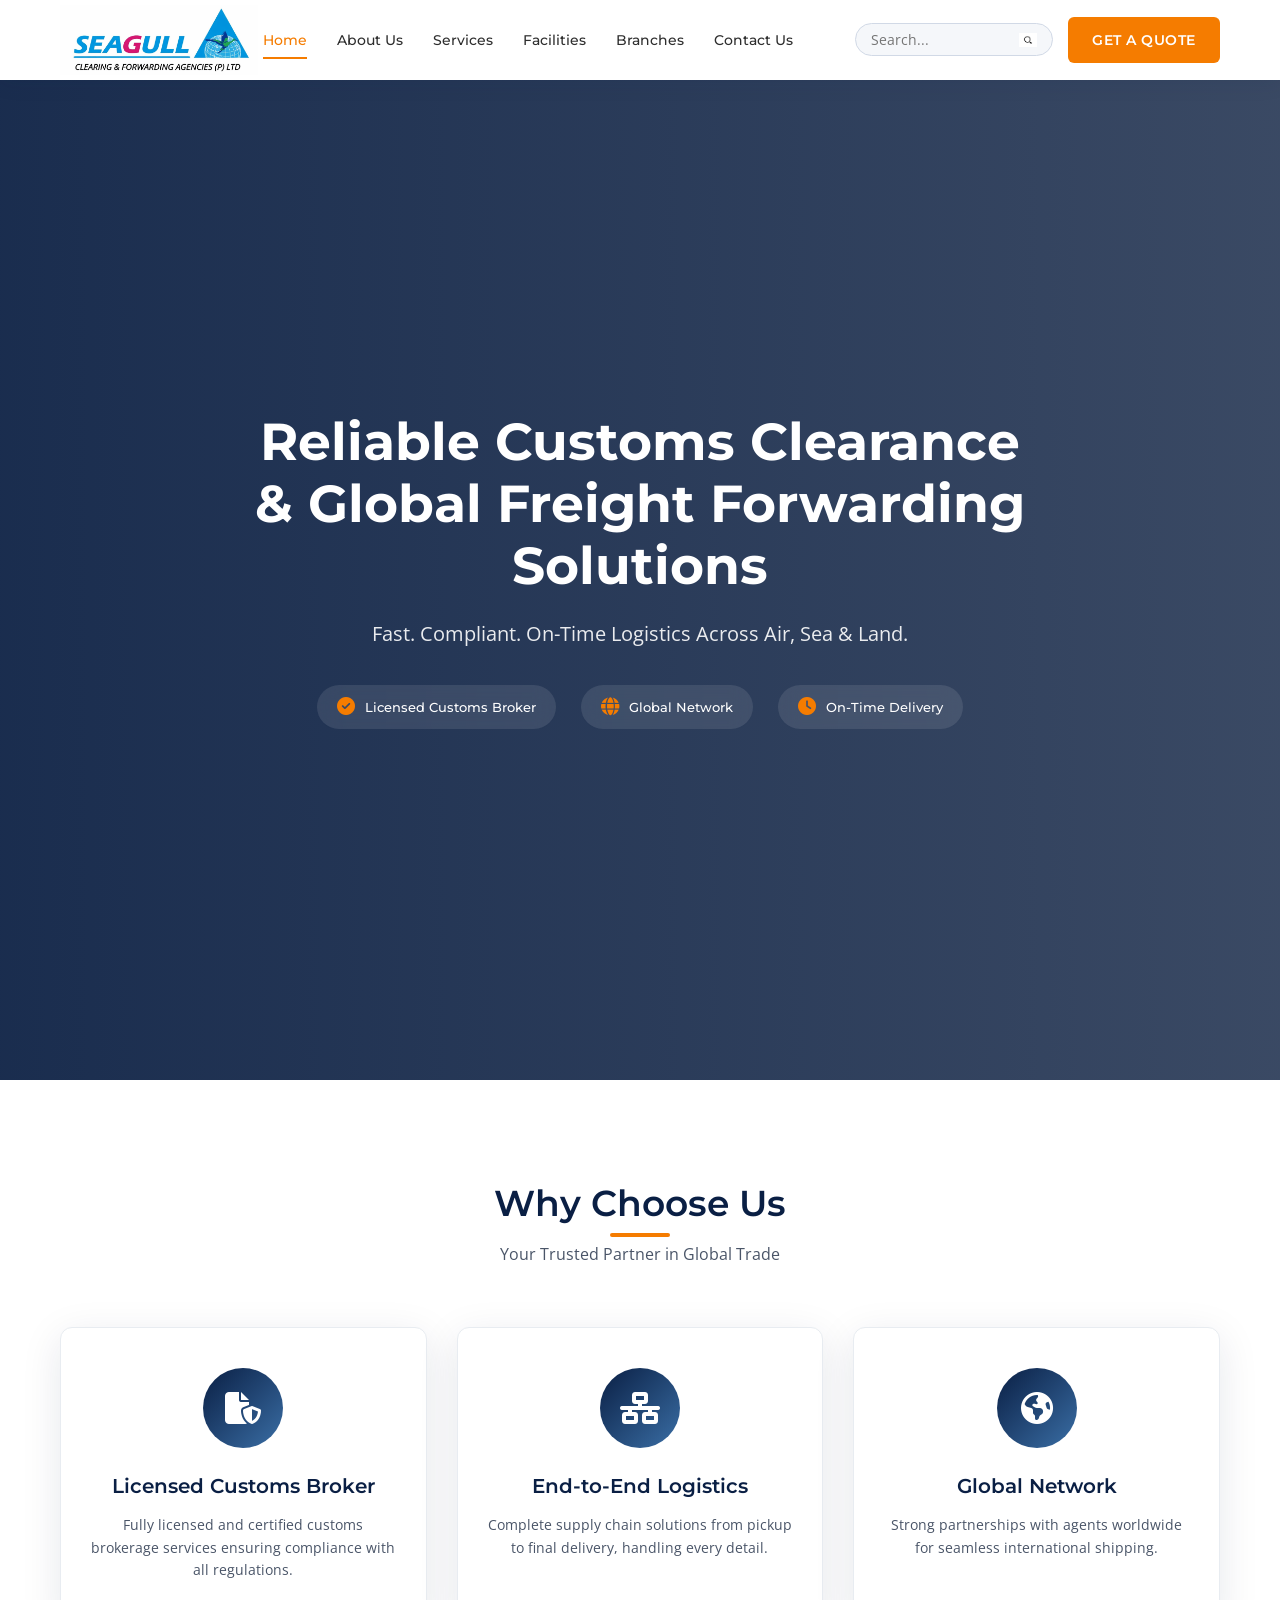
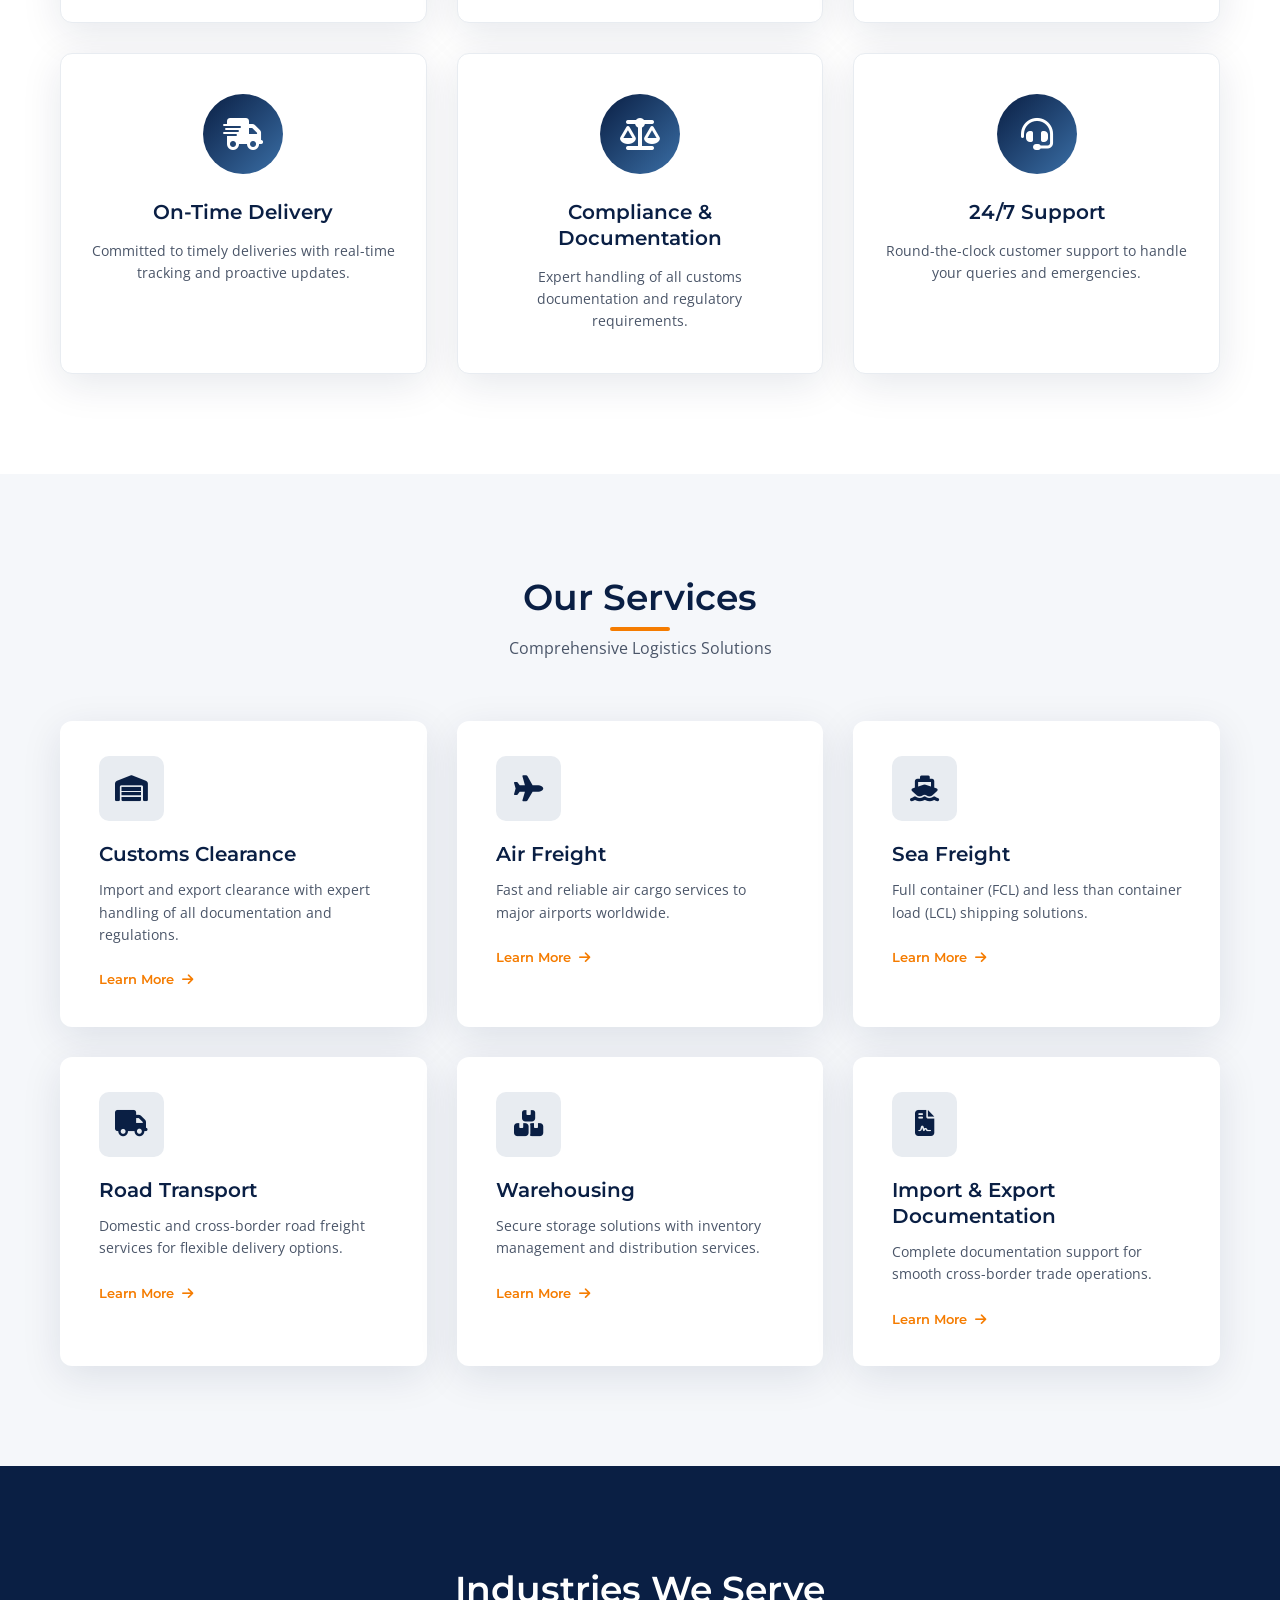
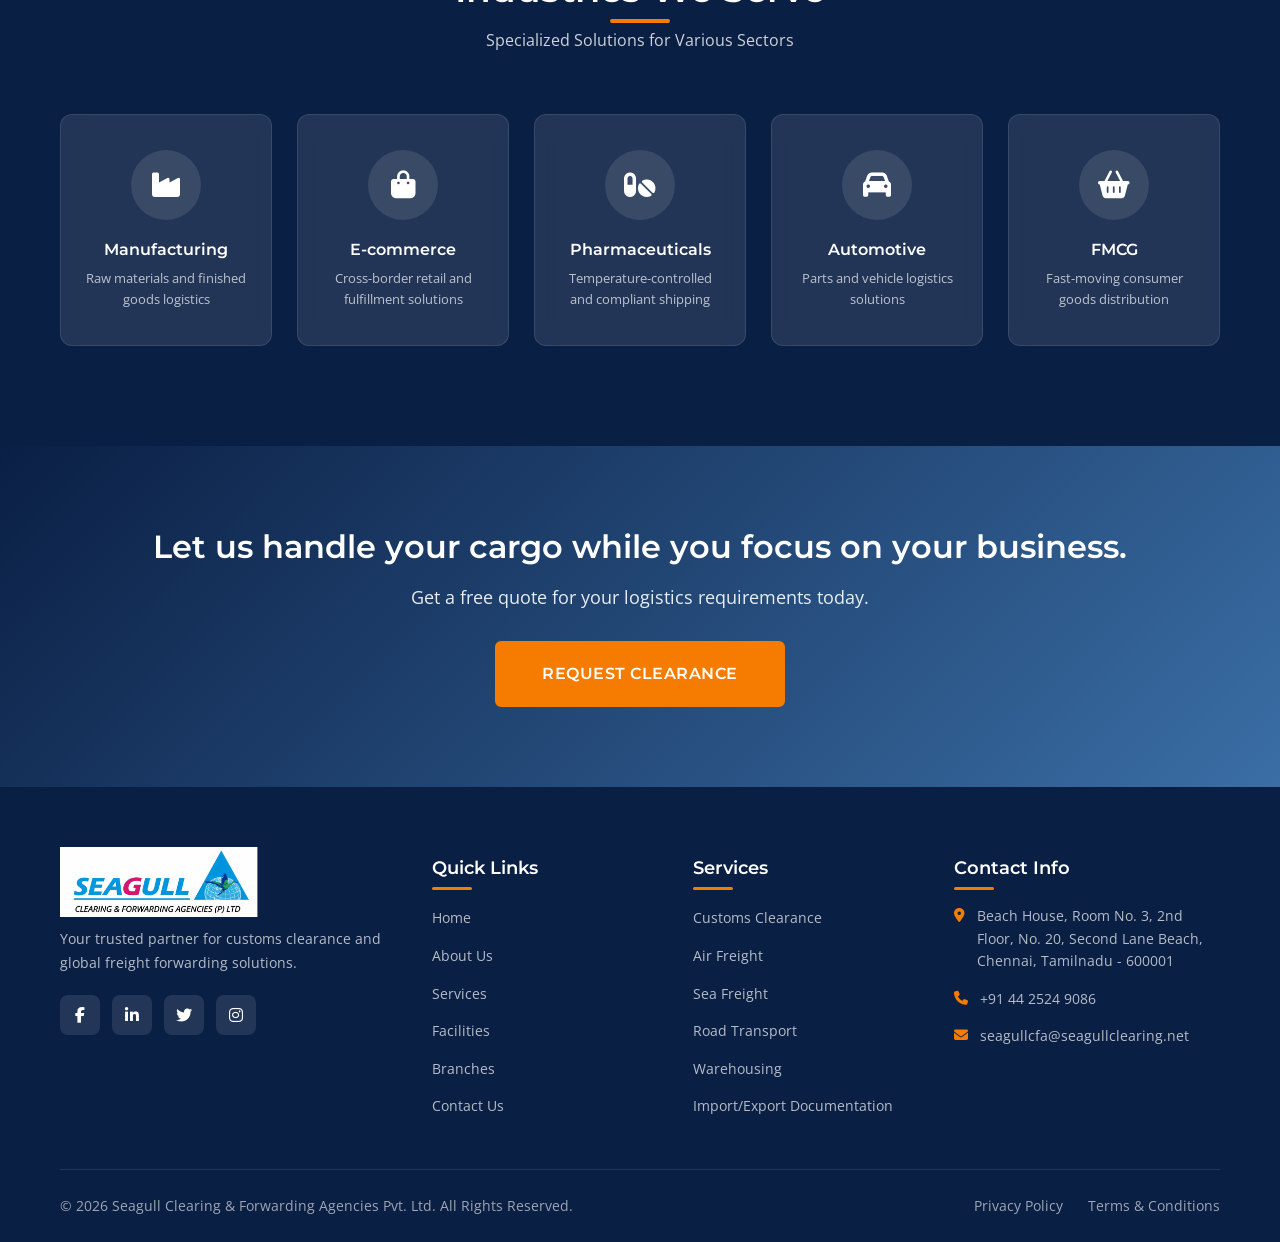
<file: home.html>
<!DOCTYPE html>
<html lang="en">
<head>
    <meta charset="UTF-8">
    <meta name="viewport" content="width=device-width, initial-scale=1.0">
    <title>Seagull Clearing & Forwarding Agencies Pvt. Ltd. | Customs Clearance & Freight Forwarding</title>
    <link rel="icon" type="image/jpeg" href="asserts/image/icon.jpeg">

    <link rel="preconnect" href="https://fonts.googleapis.com">
    <link rel="preconnect" href="https://fonts.gstatic.com" crossorigin>
    <link href="https://fonts.googleapis.com/css2?family=Montserrat:wght@400;500;600;700&family=Open+Sans:wght@400;500;600&display=swap" rel="stylesheet">
    <link rel="stylesheet" href="styles.css">
    <link rel="stylesheet" href="https://cdnjs.cloudflare.com/ajax/libs/font-awesome/6.4.0/css/all.min.css">
    <style>
        /* Additional CSS for background video */
        .hero {
            background: none !important;
        }
        
        .hero-background {
            position: absolute;
            top: 0;
            left: 0;
            width: 100%;
            height: 100%;
            overflow: hidden;
            z-index: -1;
        }
        
        .hero-background video {
            position: absolute;
            top: 50%;
            left: 50%;
            min-width: 100%;
            min-height: 100%;
            width: auto;
            height: auto;
            transform: translateX(-50%) translateY(-50%);
            object-fit: cover;
        }
        
        .hero-overlay {
            position: absolute;
            top: 0;
            left: 0;
            width: 100%;
            height: 100%;
            background-color: rgba(0, 0, 0, 0.3);
            z-index: 1;
        }
        
        .hero-content {
            position: relative;
            z-index: 2;
        }
    </style>
</head>
<body>
    <!-- Header -->
    
    <header class="header" id="header">
        <div class="container">
            <div class="header-content">
                <div class="logo">
                    <a href="home.html">
                        <img src="asserts/image/logo.jpeg" alt="Seagull Logo" class="logo-img">
                    </a>
                </div>
                <nav class="nav-menu" id="navMenu">
                    <ul class="nav-list">
                        <li><a href="home.html" class="nav-link active">Home</a></li>
                        <li><a href="about.html" class="nav-link">About Us</a></li>
                        <li><a href="services.html" class="nav-link">Services</a></li>
                        <li><a href="facilities.html" class="nav-link">Facilities</a></li>
                        <li><a href="branches.html" class="nav-link">Branches</a></li>
                        <li><a href="contact.html" class="nav-link">Contact Us</a></li>
                    </ul>
                </nav>
                <div class="header-actions">
                    <div class="search-container">
                        <input type="text" placeholder="Search..." class="search-input">
                        <button class="search-btn">
                            <img src="asserts/image/title.png" alt="Search" class="search-icon-img">
                        </button>
                    </div>
                    <a href="contact.html" class="cta-button">Get a Quote</a>
                    <button class="mobile-menu-toggle" id="mobileMenuToggle">
                        <i class="fa-solid fa-bars"></i>
                    </button>
                </div>
            </div>
        </div>
    </header>
    <!-- Hero Section -->
    <section class="hero" id="home">
        <div class="hero-background">
            <video autoplay muted loop playsinline>
                <source src="asserts/videos/movie.mp4" type="video/mp4">
            </video>
            <div class="hero-overlay"></div>
        </div>
        <div class="container">
            <div class="hero-content">
                <h1 class="hero-title">
                    Reliable Customs Clearance & Global Freight Forwarding Solutions
                </h1>
                <p class="hero-subtitle">
                    Fast. Compliant. On-Time Logistics Across Air, Sea & Land.
                </p>

                <div class="hero-features">
                    <div class="feature-badge">
                        <i class="fa-solid fa-check-circle"></i>
                        <span>Licensed Customs Broker</span>
                    </div>
                    <div class="feature-badge">
                        <i class="fa-solid fa-globe"></i>
                        <span>Global Network</span>
                    </div>
                    <div class="feature-badge">
                        <i class="fa-solid fa-clock"></i>
                        <span>On-Time Delivery</span>
                    </div>
                </div>
            </div>
        </div>
    </section>

    <!-- Why Choose Us -->
    <section class="why-choose-us">
        <div class="container">
            <div class="section-header">
                <h2 class="section-title">Why Choose Us</h2>
                <p class="section-subtitle">Your Trusted Partner in Global Trade</p>
            </div>
            <div class="features-grid">
                <div class="feature-card">
                    <div class="feature-icon">
                        <i class="fa-solid fa-file-shield"></i>
                    </div>
                    <h3>Licensed Customs Broker</h3>
                    <p>Fully licensed and certified customs brokerage services ensuring compliance with all regulations.</p>
                </div>
                <div class="feature-card">
                    <div class="feature-icon">
                        <i class="fa-solid fa-network-wired"></i>
                    </div>
                    <h3>End-to-End Logistics</h3>
                    <p>Complete supply chain solutions from pickup to final delivery, handling every detail.</p>
                </div>
                <div class="feature-card">
                    <div class="feature-icon">
                        <i class="fa-solid fa-earth-americas"></i>
                    </div>
                    <h3>Global Network</h3>
                    <p>Strong partnerships with agents worldwide for seamless international shipping.</p>
                </div>
                <div class="feature-card">
                    <div class="feature-icon">
                        <i class="fa-solid fa-truck-fast"></i>
                    </div>
                    <h3>On-Time Delivery</h3>
                    <p>Committed to timely deliveries with real-time tracking and proactive updates.</p>
                </div>
                <div class="feature-card">
                    <div class="feature-icon">
                        <i class="fa-solid fa-scale-balanced"></i>
                    </div>
                    <h3>Compliance & Documentation</h3>
                    <p>Expert handling of all customs documentation and regulatory requirements.</p>
                </div>
                <div class="feature-card">
                    <div class="feature-icon">
                        <i class="fa-solid fa-headset"></i>
                    </div>
                    <h3>24/7 Support</h3>
                    <p>Round-the-clock customer support to handle your queries and emergencies.</p>
                </div>
            </div>
        </div>
    </section>

    <!-- Services Snapshot -->
    <section class="services-preview" id="services">
        <div class="container">
            <div class="section-header">
                <h2 class="section-title">Our Services</h2>
                <p class="section-subtitle">Comprehensive Logistics Solutions</p>
            </div>
            <div class="services-grid">
                <div class="service-card">
                    <div class="service-icon">
                        <i class="fa-solid fa-warehouse"></i>
                    </div>
                    <h3>Customs Clearance</h3>
                    <p>Import and export clearance with expert handling of all documentation and regulations.</p>
                    <a href="services.html" class="service-link">Learn More <i class="fa-solid fa-arrow-right"></i></a>
                </div>
                <div class="service-card">
                    <div class="service-icon">
                        <i class="fa-solid fa-plane"></i>
                    </div>
                    <h3>Air Freight</h3>
                    <p>Fast and reliable air cargo services to major airports worldwide.</p>
                    <a href="services.html" class="service-link">Learn More <i class="fa-solid fa-arrow-right"></i></a>
                </div>
                <div class="service-card">
                    <div class="service-icon">
                        <i class="fa-solid fa-ship"></i>
                    </div>
                    <h3>Sea Freight</h3>
                    <p>Full container (FCL) and less than container load (LCL) shipping solutions.</p>
                    <a href="services.html" class="service-link">Learn More <i class="fa-solid fa-arrow-right"></i></a>
                </div>
                <div class="service-card">
                    <div class="service-icon">
                        <i class="fa-solid fa-truck"></i>
                    </div>
                    <h3>Road Transport</h3>
                    <p>Domestic and cross-border road freight services for flexible delivery options.</p>
                    <a href="services.html" class="service-link">Learn More <i class="fa-solid fa-arrow-right"></i></a>
                </div>
                <div class="service-card">
                    <div class="service-icon">
                        <i class="fa-solid fa-boxes-stacked"></i>
                    </div>
                    <h3>Warehousing</h3>
                    <p>Secure storage solutions with inventory management and distribution services.</p>
                    <a href="services.html" class="service-link">Learn More <i class="fa-solid fa-arrow-right"></i></a>
                </div>
                <div class="service-card">
                    <div class="service-icon">
                        <i class="fa-solid fa-file-contract"></i>
                    </div>
                    <h3>Import & Export Documentation</h3>
                    <p>Complete documentation support for smooth cross-border trade operations.</p>
                    <a href="services.html" class="service-link">Learn More <i class="fa-solid fa-arrow-right"></i></a>
                </div>
            </div>
        </div>
    </section>

    <!-- Industries Served -->
    <section class="industries">
        <div class="container">
            <div class="section-header">
                <h2 class="section-title">Industries We Serve</h2>
                <p class="section-subtitle">Specialized Solutions for Various Sectors</p>
            </div>
            <div class="industries-grid">
                <div class="industry-card">
                    <div class="industry-icon">
                        <i class="fa-solid fa-industry"></i>
                    </div>
                    <h3>Manufacturing</h3>
                    <p>Raw materials and finished goods logistics</p>
                </div>
                <div class="industry-card">
                    <div class="industry-icon">
                        <i class="fa-solid fa-shopping-bag"></i>
                    </div>
                    <h3>E-commerce</h3>
                    <p>Cross-border retail and fulfillment solutions</p>
                </div>
                <div class="industry-card">
                    <div class="industry-icon">
                        <i class="fa-solid fa-pills"></i>
                    </div>
                    <h3>Pharmaceuticals</h3>
                    <p>Temperature-controlled and compliant shipping</p>
                </div>
                <div class="industry-card">
                    <div class="industry-icon">
                        <i class="fa-solid fa-car"></i>
                    </div>
                    <h3>Automotive</h3>
                    <p>Parts and vehicle logistics solutions</p>
                </div>
                <div class="industry-card">
                    <div class="industry-icon">
                        <i class="fa-solid fa-basket-shopping"></i>
                    </div>
                    <h3>FMCG</h3>
                    <p>Fast-moving consumer goods distribution</p>
                </div>
            </div>
        </div>
    </section>

    <!-- CTA Section -->
    <section class="cta-section">
        <div class="container">
            <div class="cta-content">
                <h2>Let us handle your cargo while you focus on your business.</h2>
                <p>Get a free quote for your logistics requirements today.</p>
                <a href="contact.html" class="btn btn-primary btn-large">Request Clearance</a>
            </div>
        </div>
    </section>

    <!-- Footer -->
    <footer class="footer">
        <div class="container">
            <div class="footer-content">
                <div class="footer-section">
                    <div class="footer-logo">
                        <a href="home.html">
                            <img src="asserts/image/logo.jpeg" alt="Seagull Logo" class="logo-img">
                        </a>
                    </div>
                    <p>Your trusted partner for customs clearance and global freight forwarding solutions.</p>
                    <div class="social-links">
                        <a href="#"><i class="fa-brands fa-facebook-f"></i></a>
                        <a href="#"><i class="fa-brands fa-linkedin-in"></i></a>
                        <a href="#"><i class="fa-brands fa-twitter"></i></a>
                        <a href="#"><i class="fa-brands fa-instagram"></i></a>
                    </div>
                </div>
                <div class="footer-section">
                    <h3>Quick Links</h3>
                    <ul class="footer-links">
                        <li><a href="home.html">Home</a></li>
                        <li><a href="about.html">About Us</a></li>
                        <li><a href="services.html">Services</a></li>
                        <li><a href="facilities.html">Facilities</a></li>
                        <li><a href="branches.html">Branches</a></li>
                        <li><a href="contact.html">Contact Us</a></li>
                    </ul>
                </div>
                <div class="footer-section">
                    <h3>Services</h3>
                    <ul class="footer-links">
                        <li><a href="services.html">Customs Clearance</a></li>
                        <li><a href="services.html">Air Freight</a></li>
                        <li><a href="services.html">Sea Freight</a></li>
                        <li><a href="services.html">Road Transport</a></li>
                        <li><a href="services.html">Warehousing</a></li>
                        <li><a href="services.html">Import/Export Documentation</a></li>
                    </ul>
                </div>
                <div class="footer-section">
                    <h3>Contact Info</h3>
                    <ul class="footer-contact">
                        <li>
                            <i class="fa-solid fa-location-dot"></i>
                            <span>Beach House, Room No. 3, 2nd Floor, No. 20, Second Lane Beach, Chennai, Tamilnadu - 600001</span>
                        </li>
                        <li>
                            <i class="fa-solid fa-phone"></i>
                            <span>+91 44 2524 9086</span>
                        </li>
                        <li>
                            <i class="fa-solid fa-envelope"></i>
                            <span><a href="mailto:seagullcfa@seagullclearing.net" class="email-link">seagullcfa@seagullclearing.net</a></span>
                        </li>
                    </ul>
                </div>
            </div>
            <div class="footer-bottom">
                <p>&copy; 2026 Seagull Clearing & Forwarding Agencies Pvt. Ltd. All Rights Reserved.</p>
                <div class="footer-bottom-links">
                    <a href="#">Privacy Policy</a>
                    <a href="#">Terms & Conditions</a>
                </div>
            </div>
        </div>
    </footer>

    <!-- Scroll to Top Button -->
    <button class="scroll-to-top" id="scrollToTop">
        <i class="fa-solid fa-arrow-up"></i>
    </button>

    <script src="script.js"></script>


</body>
</html>
</file>
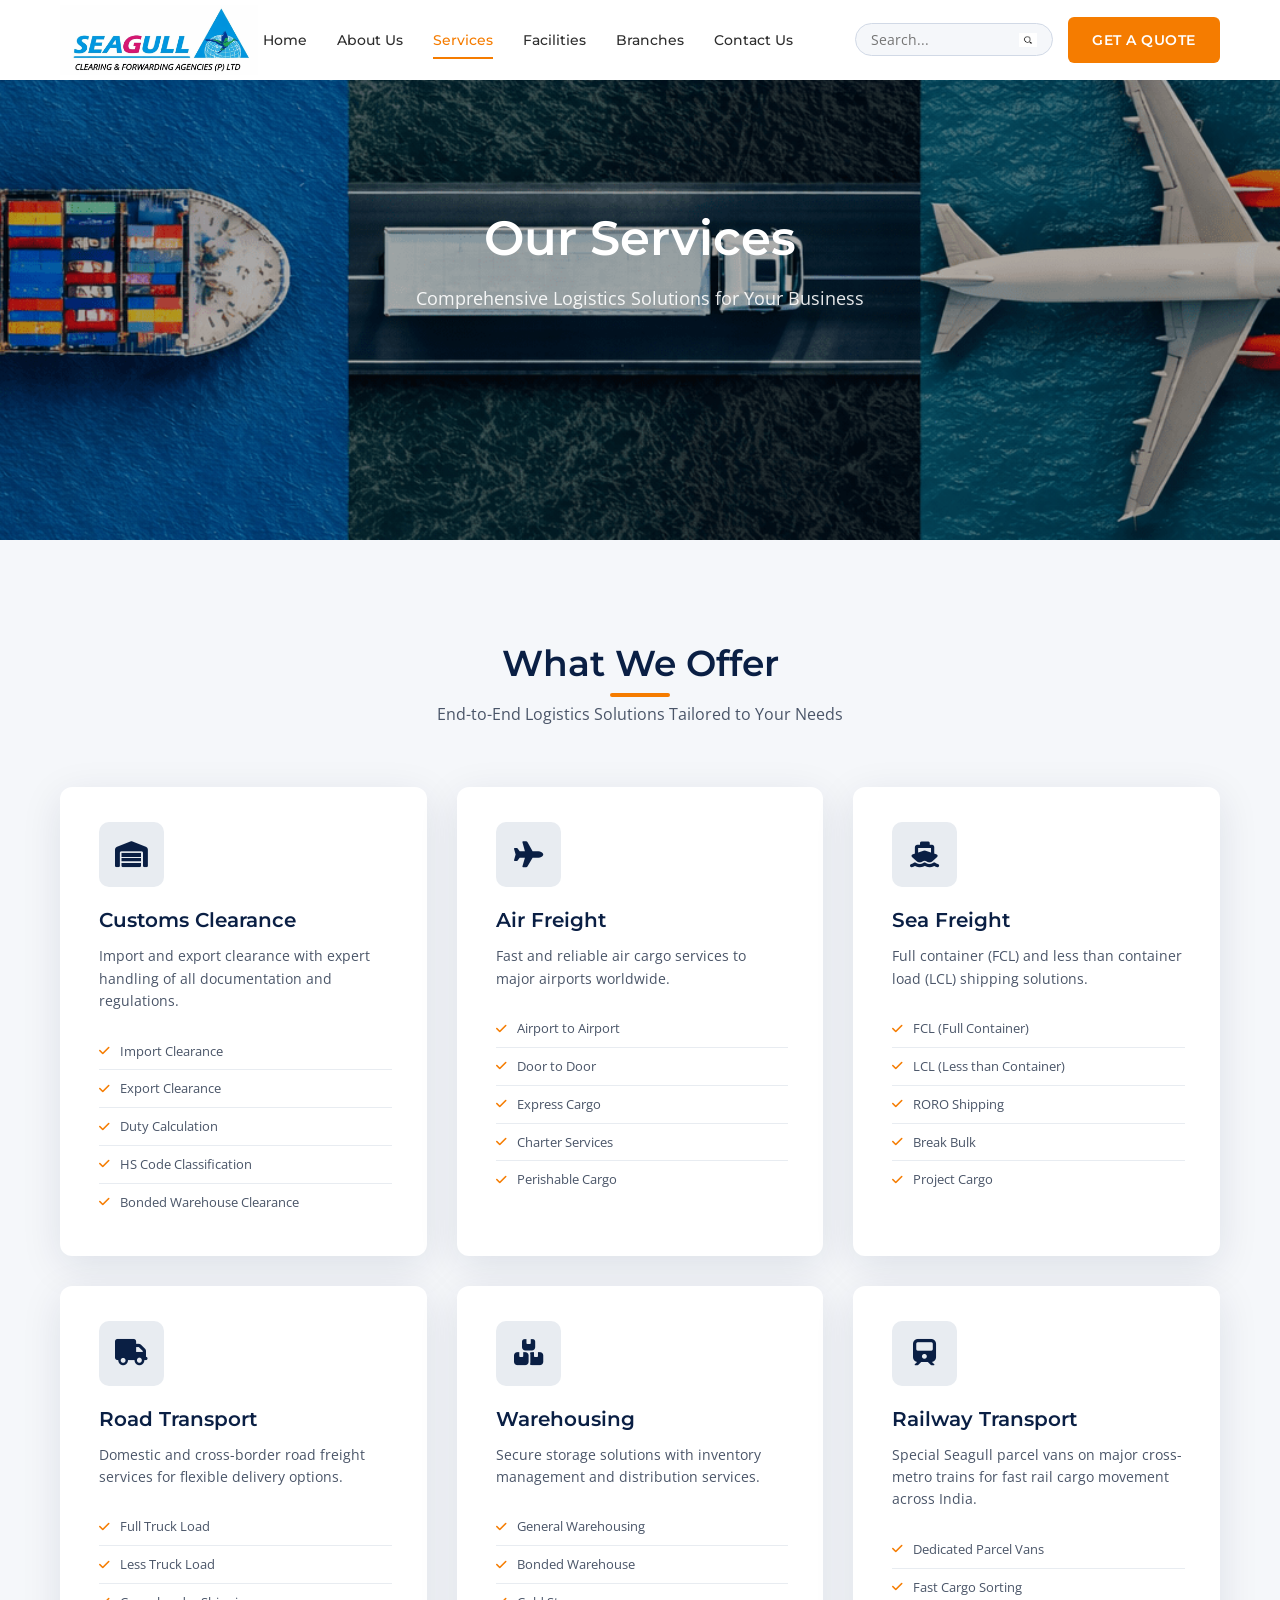
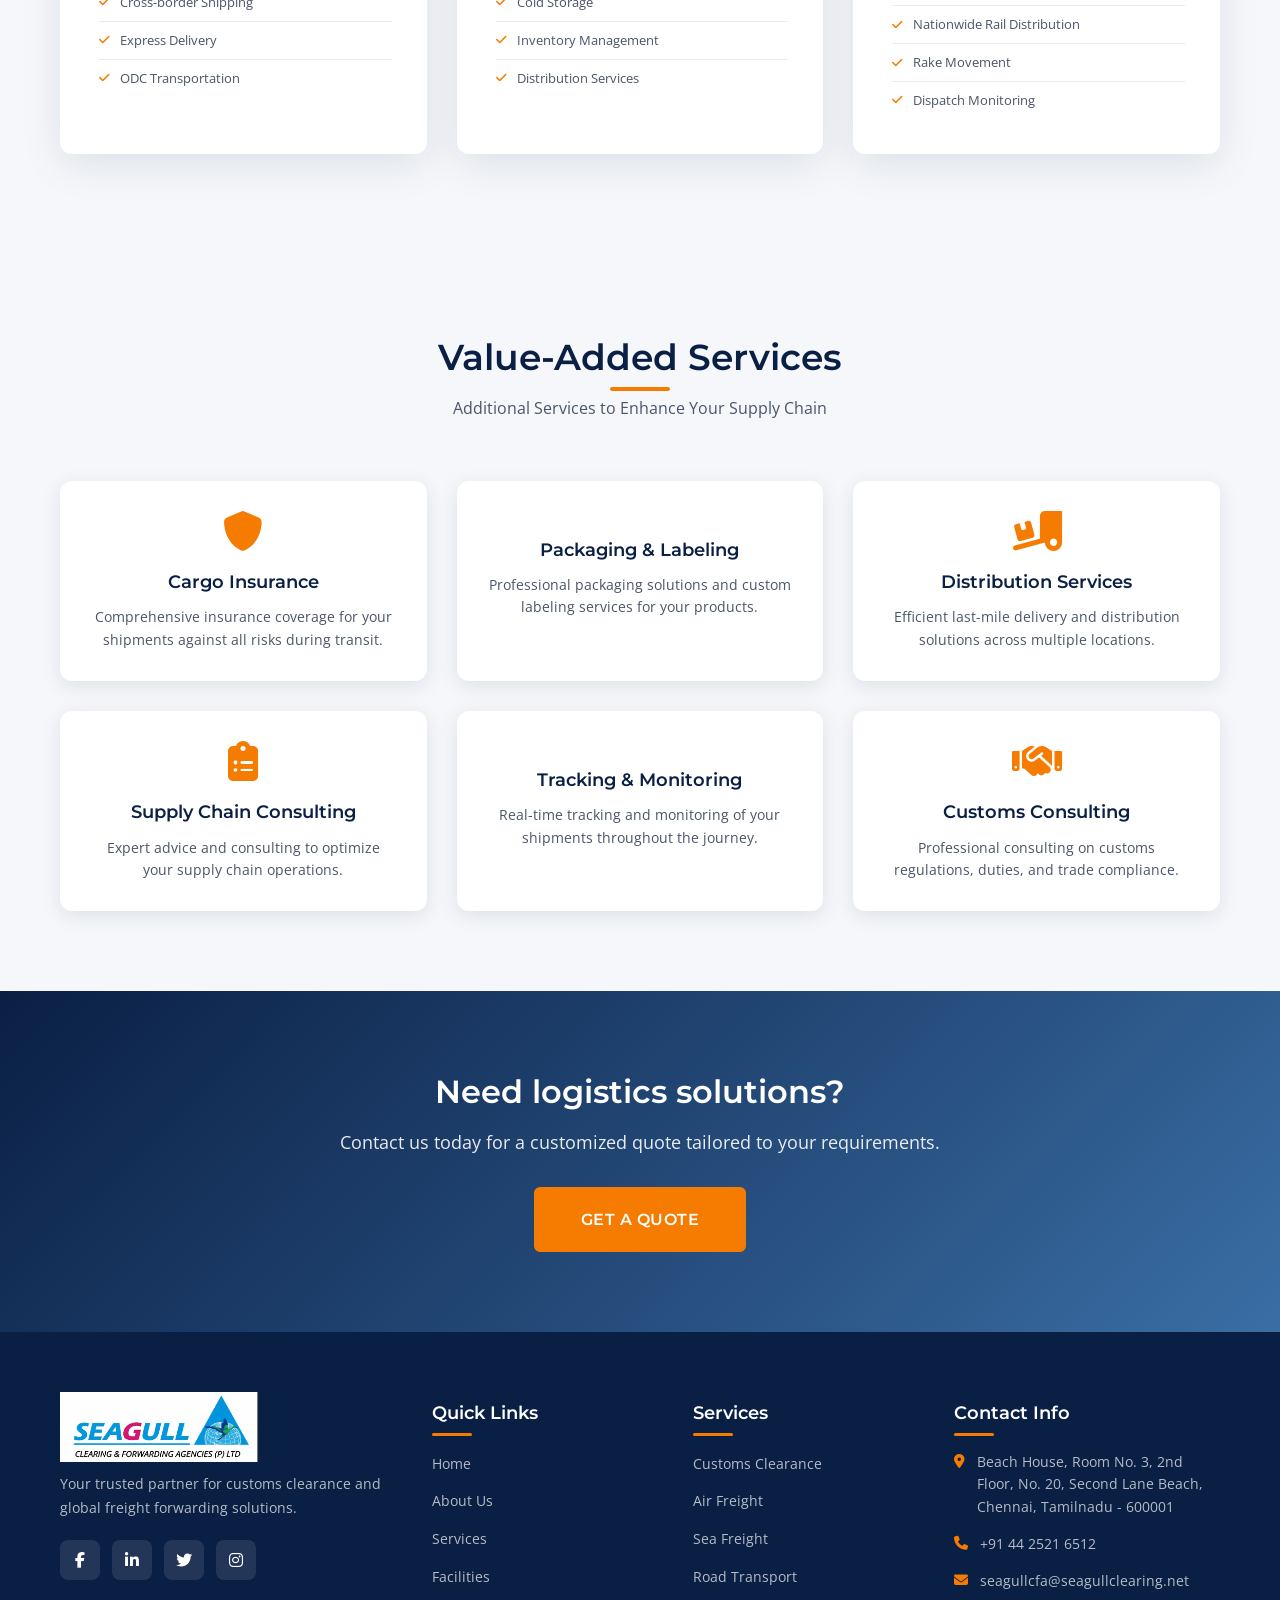
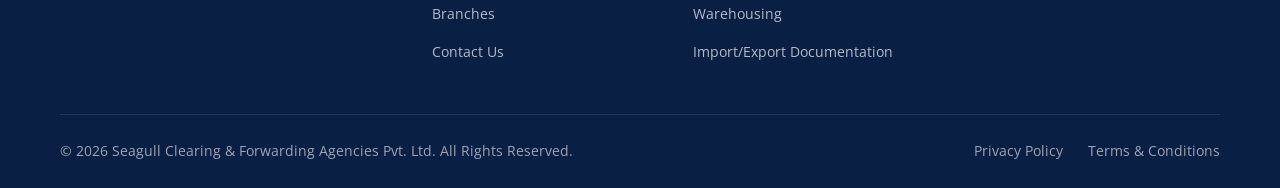
<file: services.html>
<!DOCTYPE html>
<html lang="en">
<head>
    <meta charset="UTF-8">
    <meta name="viewport" content="width=device-width, initial-scale=1.0">
<title>Services - Seagull Clearing & Forwarding Agencies Pvt. Ltd.</title>
    <link rel="icon" type="image/jpeg" href="asserts/image/icon.jpeg">

    <link rel="preconnect" href="https://fonts.googleapis.com">
    <link rel="preconnect" href="https://fonts.gstatic.com" crossorigin>
    <link href="https://fonts.googleapis.com/css2?family=Montserrat:wght@400;500;600;700&family=Open+Sans:wght@400;500;600&display=swap" rel="stylesheet">
    <link rel="stylesheet" href="styles.css">
    <link rel="stylesheet" href="https://cdnjs.cloudflare.com/ajax/libs/font-awesome/6.4.0/css/all.min.css">
</head>
<body>
    <!-- Header -->
    <header class="header" id="header">
        <div class="container">
            <div class="header-content">
                <div class="logo">
<a href="home.html">
                        <img src="asserts/image/logo.jpeg" alt="Seagull Logo" class="logo-img">
                    </a>
                </div>
                <nav class="nav-menu" id="navMenu">
                    <ul class="nav-list">
<li><a href="home.html" class="nav-link">Home</a></li>
                        <li><a href="about.html" class="nav-link">About Us</a></li>
                        <li><a href="services.html" class="nav-link active">Services</a></li>
                        <li><a href="facilities.html" class="nav-link">Facilities</a></li>
                        <li><a href="branches.html" class="nav-link">Branches</a></li>
                        <li><a href="contact.html" class="nav-link">Contact Us</a></li>
                    </ul>
                </nav>
                <div class="header-actions">
                    <div class="search-container">
                        <input type="text" placeholder="Search..." class="search-input">
                        <button class="search-btn">
                            <img src="asserts/image/title.png" alt="Search" class="search-icon-img">
                        </button>
                    </div>
                    <a href="contact.html" class="cta-button">Get a Quote</a>
                    <button class="mobile-menu-toggle" id="mobileMenuToggle">
                        <i class="fa-solid fa-bars"></i>
                    </button>
                </div>
            </div>
        </div>
    </header>

    <!-- Page Banner -->
    <section class="page-banner services-page-banner">
        <div class="banner-overlay"></div>
        <div class="container">
            <div class="banner-content">
                <h1>Our Services</h1>
                <p >Comprehensive Logistics Solutions for Your Business</p>
            </div>
        </div>
    </section>

    <!-- Services Overview -->
    <section class="services-overview">
        <div class="container">
            <div class="section-header">
                <h2 class="section-title">What We Offer</h2>
                <p class="section-subtitle">End-to-End Logistics Solutions Tailored to Your Needs</p>
            </div>
            <div class="services-grid">
                <div class="service-card" data-service="customs-clearance">
                    <div class="service-icon">
                        <i class="fa-solid fa-warehouse"></i>
                    </div>
                    <h3>Customs Clearance</h3>
                    <p>Import and export clearance with expert handling of all documentation and regulations.</p>
                    <ul class="service-features">
                        <li><i class="fa-solid fa-check"></i> Import Clearance</li>
                        <li><i class="fa-solid fa-check"></i> Export Clearance</li>
                        <li><i class="fa-solid fa-check"></i> Duty Calculation</li>
                        <li><i class="fa-solid fa-check"></i> HS Code Classification</li>
                        <li><i class="fa-solid fa-check"></i> Bonded Warehouse Clearance</li>
                    </ul>
                </div>
                <div class="service-card" data-service="air-freight">
                    <div class="service-icon">
                        <i class="fa-solid fa-plane"></i>
                    </div>
                    <h3>Air Freight</h3>
                    <p>Fast and reliable air cargo services to major airports worldwide.</p>
                    <ul class="service-features">
                        <li><i class="fa-solid fa-check"></i> Airport to Airport</li>
                        <li><i class="fa-solid fa-check"></i> Door to Door</li>
                        <li><i class="fa-solid fa-check"></i> Express Cargo</li>
                        <li><i class="fa-solid fa-check"></i> Charter Services</li>
                        <li><i class="fa-solid fa-check"></i> Perishable Cargo</li>
                    </ul>
                </div>
                <div class="service-card" data-service="sea-freight">
                    <div class="service-icon">
                        <i class="fa-solid fa-ship"></i>
                    </div>
                    <h3>Sea Freight</h3>
                    <p>Full container (FCL) and less than container load (LCL) shipping solutions.</p>
                    <ul class="service-features">
                        <li><i class="fa-solid fa-check"></i> FCL (Full Container)</li>
                        <li><i class="fa-solid fa-check"></i> LCL (Less than Container)</li>
                        <li><i class="fa-solid fa-check"></i> RORO Shipping</li>
                        <li><i class="fa-solid fa-check"></i> Break Bulk</li>
                        <li><i class="fa-solid fa-check"></i> Project Cargo</li>
                    </ul>
                </div>
                <div class="service-card" data-service="road-transport">
                    <div class="service-icon">
                        <i class="fa-solid fa-truck"></i>
                    </div>
                    <h3>Road Transport</h3>
                    <p>Domestic and cross-border road freight services for flexible delivery options.</p>
                    <ul class="service-features">
                        <li><i class="fa-solid fa-check"></i> Full Truck Load</li>
                        <li><i class="fa-solid fa-check"></i> Less Truck Load</li>
                        <li><i class="fa-solid fa-check"></i> Cross-border Shipping</li>
                        <li><i class="fa-solid fa-check"></i> Express Delivery</li>
                        <li><i class="fa-solid fa-check"></i> ODC Transportation</li>
                    </ul>
                </div>
                <div class="service-card" data-service="warehousing">
                    <div class="service-icon">
                        <i class="fa-solid fa-boxes-stacked"></i>
                    </div>
                    <h3>Warehousing</h3>
                    <p>Secure storage solutions with inventory management and distribution services.</p>
                    <ul class="service-features">
                        <li><i class="fa-solid fa-check"></i> General Warehousing</li>
                        <li><i class="fa-solid fa-check"></i> Bonded Warehouse</li>
                        <li><i class="fa-solid fa-check"></i> Cold Storage</li>
                        <li><i class="fa-solid fa-check"></i> Inventory Management</li>
                        <li><i class="fa-solid fa-check"></i> Distribution Services</li>
                    </ul>
                </div>
                <div class="service-card" data-service="railway-transport">
                    <div class="service-icon">
                        <i class="fa-solid fa-train"></i>
                    </div>
                    <h3>Railway Transport</h3>
                    <p>Special Seagull parcel vans on major cross-metro trains for fast rail cargo movement across India.</p>
                    <ul class="service-features">
                        <li><i class="fa-solid fa-check"></i> Dedicated Parcel Vans</li>
                        <li><i class="fa-solid fa-check"></i> Fast Cargo Sorting</li>
                        <li><i class="fa-solid fa-check"></i> Nationwide Rail Distribution</li>
                        <li><i class="fa-solid fa-check"></i> Rake Movement</li>
                        <li><i class="fa-solid fa-check"></i> Dispatch Monitoring</li>
                    </ul>
                </div>
            </div>
        </div>
    </section>

    <!-- Value Added Services -->
    <section class="value-added">
        <div class="container">
            <div class="section-header">
                <h2 class="section-title">Value-Added Services</h2>
                <p class="section-subtitle">Additional Services to Enhance Your Supply Chain</p>
            </div>
            <div class="vas-grid">
                <div class="vas-card">
                    <i class="fa-solid fa-shield"></i>
                    <h3>Cargo Insurance</h3>
                    <p>Comprehensive insurance coverage for your shipments against all risks during transit.</p>
                </div>
                <div class="vas-card">
                    <i class="fa-solid fa-box-packaging"></i>
                    <h3>Packaging & Labeling</h3>
                    <p>Professional packaging solutions and custom labeling services for your products.</p>
                </div>
                <div class="vas-card">
                    <i class="fa-solid fa-truck-ramp-box"></i>
                    <h3>Distribution Services</h3>
                    <p>Efficient last-mile delivery and distribution solutions across multiple locations.</p>
                </div>
                <div class="vas-card">
                    <i class="fa-solid fa-clipboard-list"></i>
                    <h3>Supply Chain Consulting</h3>
                    <p>Expert advice and consulting to optimize your supply chain operations.</p>
                </div>
                <div class="vas-card">
                    <i class="fa-solid fa-tracking"></i>
                    <h3>Tracking & Monitoring</h3>
                    <p>Real-time tracking and monitoring of your shipments throughout the journey.</p>
                </div>
                <div class="vas-card">
                    <i class="fa-solid fa-handshake"></i>
                    <h3>Customs Consulting</h3>
                    <p>Professional consulting on customs regulations, duties, and trade compliance.</p>
                </div>
            </div>
        </div>
    </section>

    <!-- CTA Section -->
    <section class="cta-section">
        <div class="container">
            <div class="cta-content">
                <h2>Need logistics solutions?</h2>
                <p>Contact us today for a customized quote tailored to your requirements.</p>
                <a href="contact.html" class="btn btn-primary btn-large">Get a Quote</a>
            </div>
        </div>
    </section>

    <!-- Footer -->
    <footer class="footer">
        <div class="container">
            <div class="footer-content">
                <div class="footer-section">
                    <div class="footer-logo">
<a href="home.html">
                            <img src="asserts/image/logo.jpeg" alt="Seagull Logo" class="logo-img">
                        </a>
                    </div>
                    <p>Your trusted partner for customs clearance and global freight forwarding solutions.</p>
                    <div class="social-links">
                        <a href="#"><i class="fa-brands fa-facebook-f"></i></a>
                        <a href="#"><i class="fa-brands fa-linkedin-in"></i></a>
                        <a href="#"><i class="fa-brands fa-twitter"></i></a>
                        <a href="#"><i class="fa-brands fa-instagram"></i></a>
                    </div>
                </div>
                <div class="footer-section">
                    <h3>Quick Links</h3>
                    <ul class="footer-links">
<li><a href="home.html">Home</a></li>
                        <li><a href="about.html">About Us</a></li>
                        <li><a href="services.html">Services</a></li>
                        <li><a href="facilities.html">Facilities</a></li>
                        <li><a href="branches.html">Branches</a></li>
                        <li><a href="contact.html">Contact Us</a></li>
                    </ul>
                </div>
                <div class="footer-section">
                    <h3>Services</h3>
                    <ul class="footer-links">
                        <li><a href="services.html">Customs Clearance</a></li>
                        <li><a href="services.html">Air Freight</a></li>
                        <li><a href="services.html">Sea Freight</a></li>
                        <li><a href="services.html">Road Transport</a></li>
                        <li><a href="services.html">Warehousing</a></li>
                        <li><a href="services.html">Import/Export Documentation</a></li>
                    </ul>
                </div>
                <div class="footer-section">
                    <h3>Contact Info</h3>
                    <ul class="footer-contact">
                        <li>
                            <i class="fa-solid fa-location-dot"></i>
                            <span>Beach House, Room No. 3, 2nd Floor, No. 20, Second Lane Beach, Chennai, Tamilnadu - 600001</span>
                        </li>
                        <li>
                            <i class="fa-solid fa-phone"></i>
                            <span>+91 44 2521 6512</span>
                        </li>
                        <li>
                            <i class="fa-solid fa-envelope"></i>
                            <span><a href="mailto:seagullcfa@seagullclearing.net" class="email-link">seagullcfa@seagullclearing.net</a></span>
                        </li>
                    </ul>
                </div>
            </div>
            <div class="footer-bottom">
                <p>&copy; 2026 Seagull Clearing & Forwarding Agencies Pvt. Ltd. All Rights Reserved.</p>
                <div class="footer-bottom-links">
                    <a href="#">Privacy Policy</a>
                    <a href="#">Terms & Conditions</a>
                </div>
            </div>
        </div>
    </footer>

    <!-- Service Modal -->
    <div id="serviceModal" class="service-modal">
        <div class="modal-content">
            <div class="modal-header">
                <h2 class="modal-title" id="modalTitle"></h2>
                <button class="modal-close" id="modalClose">&times;</button>
            </div>
            <div class="modal-body" id="modalBody">
                <!-- Dynamic content -->
            </div>
        </div>
    </div>

    <button class="scroll-to-top" id="scrollToTop">
        <i class="fa-solid fa-arrow-up"></i>
    </button>

    <script src="script.js"></script>
</body>
</html>
</file>
<file: styles.css>
/* ========================================
   SEAGULL LOGISTICS - PROFESSIONAL WEBSITE
   Customs Clearance & Freight Forwarding
   ======================================== */

/* CSS Variables */
:root {
    --primary-color: #0A1F44;
    --secondary-color: #F57C00;
    --background-color: #F5F7FA;
    --text-color: #2E2E2E;
    --accent-color: #3A6EA5;
    --white: #FFFFFF;
    --light-gray: #E8ECF1;
    --dark-gray: #4A5568;
    --border-color: #D1D9E6;
    --shadow-color: rgba(10, 31, 68, 0.1);
    --transition: all 0.3s ease;
}

/* Reset & Base Styles */
* {
    margin: 0;
    padding: 0;
    box-sizing: border-box;
}

html {
    scroll-behavior: smooth;
}

body {
    font-family: 'Open Sans', sans-serif;
    font-size: 16px;
    line-height: 1.6;
    color: var(--text-color);
    background-color: var(--background-color);
}

h1, h2, h3, h4, h5, h6 {
    font-family: 'Montserrat', sans-serif;
    font-weight: 600;
    line-height: 1.3;
    color: var(--primary-color);
}

a {
    text-decoration: none;
    color: inherit;
    transition: var(--transition);
}

ul {
    list-style: none;
}

img {
    max-width: 100%;
    height: auto;
}

.container {
    max-width: 1200px;
    margin: 0 auto;
    padding: 0 20px;
}

/* ========================================
   HEADER STYLES
   ======================================== */
.header {
    position: fixed;
    top: 0;
    left: 0;
    right: 0;
    z-index: 1000;
    background-color: var(--white);
    box-shadow: 0 2px 20px var(--shadow-color);
    transition: var(--transition);
}

.header.scrolled {
    box-shadow: 0 2px 30px rgba(10, 31, 68, 0.15);
}

.header-content {
    display: flex;
    align-items: center;
    justify-content: space-between;
    padding: 15px 0;
}

.logo a {
    display: flex;
    align-items: center;
    gap: 12px;
}

.logo-img {
    height: 50px;
    width: auto;
    transform: scale(1.4);
    transform-origin: left center;
    object-fit: contain;
}

.logo-icon {
    width: 50px;
    height: 50px;
    background: linear-gradient(135deg, var(--primary-color), var(--accent-color));
    border-radius: 10px;
    display: flex;
    align-items: center;
    justify-content: center;
    overflow: hidden;
}

.logo-icon img {
    width: 100%;
    height: 100%;
    object-fit: contain;
}

.logo-text {
    display: flex;
    flex-direction: column;
}

.logo-name {
    font-family: 'Montserrat', sans-serif;
    font-size: 20px;
    font-weight: 700;
    color: var(--primary-color);
    letter-spacing: 1px;
}

.logo-tagline {
    font-size: 9px;
    color: var(--secondary-color);
    font-weight: 600;
    letter-spacing: 2px;
    text-transform: uppercase;
}

.nav-menu {
    display: flex;
    align-items: center;
}

.nav-list {
    display: flex;
    align-items: center;
    gap: 30px;
}

.nav-link {
    font-family: 'Montserrat', sans-serif;
    font-size: 14px;
    font-weight: 500;
    color: var(--text-color);
    padding: 10px 0;
    position: relative;
}

.nav-link::after {
    content: '';
    position: absolute;
    bottom: 0;
    left: 0;
    width: 0;
    height: 2px;
    background-color: var(--secondary-color);
    transition: var(--transition);
}

.nav-link:hover,
.nav-link.active {
    color: var(--secondary-color);
}

.nav-link:hover::after,
.nav-link.active::after {
    width: 100%;
}

.header-actions {
    display: flex;
    align-items: center;
    gap: 15px;
}

.cta-button {
    font-family: 'Montserrat', sans-serif;
    font-size: 14px;
    font-weight: 600;
    background-color: var(--secondary-color);
    color: var(--white);
    padding: 12px 24px;
    border-radius: 6px;
    text-transform: uppercase;
    letter-spacing: 0.5px;
}

.cta-button:hover {
    background-color: #E65100;
    transform: translateY(-2px);
    box-shadow: 0 5px 20px rgba(245, 124, 0, 0.3);
}

/* Search Bar Styles */
.search-container {
    display: flex;
    align-items: center;
    background-color: var(--background-color);
    border: 1px solid var(--border-color);
    border-radius: 50px;
    padding: 6px 15px;
    transition: var(--transition);
}

.search-container:focus-within {
    border-color: var(--secondary-color);
    background-color: var(--white);
    box-shadow: 0 0 0 3px rgba(245, 124, 0, 0.1);
}

.search-input {
    border: none;
    background: transparent;
    outline: none;
    font-family: 'Open Sans', sans-serif;
    font-size: 14px;
    color: var(--text-color);
    width: 140px;
}

.search-btn {
    background: none;
    border: none;
    padding: 0;
    margin-left: 8px;
    cursor: pointer;
    display: flex;
    align-items: center;
    justify-content: center;
    transition: var(--transition);
}

.search-icon-img {
    width: 18px;
    height: 18px;
    object-fit: contain;
    display: block;
}

.mobile-menu-toggle {
    display: none;
    background: none;
    border: none;
    font-size: 24px;
    color: var(--primary-color);
    cursor: pointer;
    padding: 5px;
}

/* ========================================
   HERO SECTION
   ======================================== */
.hero {
    position: relative;
    min-height: 100vh;
    display: flex;
    align-items: center;
    padding-top: 80px;
    background: linear-gradient(135deg, var(--primary-color) 0%, #1a3a6e 50%, var(--accent-color) 100%);
    overflow: hidden;
}

.hero-background {
    position: absolute;
    top: 0;
    left: 0;
    right: 0;
    bottom: 0;
    background-image: url('data:image/svg+xml,%3Csvg width="60" height="60" viewBox="0 0 60 60" xmlns="http://www.w3.org/2000/svg"%3E%3Cg fill="none" fill-rule="evenodd"%3E%3Cg fill="%23ffffff" fill-opacity="0.05"%3E%3Cpath d="M36 34v-4h-2v4h-4v2h4v4h2v-4h4v-2h-4zm0-30V0h-2v4h-4v2h4v4h2V6h4V4h-4zM6 34v-4H4v4H0v2h4v4h2v-4h4v-2H6zM6 4V0H4v4H0v2h4v4h2V6h4V4H6z"/%3E%3C/g%3E%3C/g%3E%3C/svg%3E');
}

.hero-overlay {
    position: absolute;
    top: 0;
    left: 0;
    right: 0;
    bottom: 0;
    background: linear-gradient(90deg, rgba(10, 31, 68, 0.9) 0%, rgba(10, 31, 68, 0.7) 100%);
}

.hero-content {
    position: relative;
    z-index: 1;
    max-width: 800px;
    color: var(--white);
    display: flex;
    flex-direction: column;
    align-items: center;
    justify-content: center;
    text-align: center;
    min-height: 100vh;
    padding-top: 80px;
}

.hero-title {
    font-size: 52px;
    font-weight: 700;
    color: var(--white);
    margin-bottom: 20px;
    line-height: 1.2;
}

.hero-subtitle {
    font-size: 20px;
    color: rgba(255, 255, 255, 0.9);
    margin-bottom: 35px;
    font-weight: 400;
}

.hero-buttons {
    display: flex;
    gap: 15px;
    margin-bottom: 40px;
}

.btn {
    font-family: 'Montserrat', sans-serif;
    font-size: 14px;
    font-weight: 600;
    padding: 15px 32px;
    border-radius: 6px;
    text-transform: uppercase;
    letter-spacing: 0.5px;
    cursor: pointer;
    border: 2px solid transparent;
    display: inline-flex;
    align-items: center;
    justify-content: center;
    gap: 8px;
}

.btn-primary {
    background-color: var(--secondary-color);
    color: var(--white);
    border-color: var(--secondary-color);
}

.btn-primary:hover {
    background-color: #E65100;
    border-color: #E65100;
    transform: translateY(-2px);
    box-shadow: 0 8px 25px rgba(245, 124, 0, 0.4);
}

.btn-secondary {
    background-color: transparent;
    color: var(--white);
    border-color: var(--white);
}

.btn-secondary:hover {
    background-color: var(--white);
    color: var(--primary-color);
    transform: translateY(-2px);
}

.btn-large {
    padding: 18px 45px;
    font-size: 16px;
}

.btn-full {
    width: 100%;
}

.hero-features {
    display: flex;
    flex-wrap: wrap;
    gap: 25px;
}

.feature-badge {
    display: flex;
    align-items: center;
    gap: 10px;
    background-color: rgba(255, 255, 255, 0.1);
    padding: 12px 20px;
    border-radius: 50px;
    backdrop-filter: blur(10px);
}

.feature-badge i {
    color: var(--secondary-color);
    font-size: 18px;
}

.feature-badge span {
    font-family: 'Montserrat', sans-serif;
    font-size: 13px;
    font-weight: 500;
}

/* ========================================
   PAGE BANNER
   ======================================== */

.page-banner {
    position: relative;
    height: 60vh;
    min-height: 400px;
    display: flex;
    align-items: center;
    justify-content: center;
    padding-top: 80px;
    background-size: cover;
    background-position: center;
    background-repeat: no-repeat;
    overflow: hidden;
}

.services .page-banner {
    background-image: url('asserts/image/Services.png');
    background-size: cover;
    background-position: center;
    background-repeat: no-repeat;
}

.services .page-banner .banner-overlay {
    background: rgba(0, 0, 0, 0.5);
}

.services .page-banner {
    height: 60vh;
    min-height: 400px;
    display: flex;
    align-items: center;
    justify-content: center;
}


.facilities .page-banner {
    background-image: url('asserts/image/Facilities.jpg');
    background-size: cover;
    background-position: center;
    background-repeat: no-repeat;
    
}

.banner-overlay {
    position: absolute;
    top: 0;
    left: 0;
    right: 0;
    bottom: 0;
    background: rgba(0, 0, 0, 0.3);
}

.facilities .page-banner .banner-overlay {
    background: rgba(0, 0, 0, 0.5);
}

.branches-page-banner {
    position: relative;
    height: 60vh;
    min-height: 400px;
    display: flex;
    align-items: center;
    justify-content: center;
    padding-top: 80px;
    background-image: url('asserts/image/branches.png');
    background-size: cover;
    background-position: center;
    background-repeat: no-repeat;
    overflow: hidden;
}

.branches-page-banner .banner-overlay {
    background: rgba(0, 0, 0, 0.5);
}

.contact-page-banner {
    position: relative;
    height: 60vh;
    min-height: 400px;
    display: flex;
    align-items: center;
    justify-content: center;
    padding-top: 80px;
    background-image: url('asserts/image/contact.png');
    background-size: cover;
    background-position: center;
    background-repeat: no-repeat;
    overflow: hidden;
}

.contact-page-banner .banner-overlay {
    background: rgba(0, 0, 0, 0.5);
}

.about-page-banner {
    background-image: url('asserts/image/About.jpg');
}

.about-page-banner .banner-overlay {
    background: rgba(0, 0, 0, 0.5);
}

.facilities-banner {
    background-image: url('asserts/image/Facilities.jpg');
    background-size: cover;
    background-position: center;
    background-repeat: no-repeat;
}

.facilities-banner .banner-overlay {
    background: rgba(0, 0, 0, 0.5);
}

.services-page-banner {
    position: relative;
    height: 60vh;
    min-height: 400px;
    display: flex;
    align-items: center;
    justify-content: center;
    padding-top: 80px;
    background-image: url('asserts/image/Services.png');
    background-size: cover;
    background-position: center;
    background-repeat: no-repeat;
    overflow: hidden;
}

.banner-content {
    position: relative;
    z-index: 1;
    text-align: center;
    color: var(--white);
}


.banner-content h1 {
    font-size: 48px;
    color: var(--white);
    margin-bottom: 15px;
}


.banner-content p {
    font-size: 18px;
    color: rgba(255, 255, 255, 0.9);
}

/* ========================================
   SECTION STYLES
   ======================================== */
section {
    padding: 100px 0;
}

.section-header {
    text-align: center;
    margin-bottom: 60px;
}

.section-header-left {
    text-align: left;
}

.section-title {
    font-size: 36px;
    margin-bottom: 15px;
    position: relative;
    display: inline-block;
}

.section-title::after {
    content: '';
    position: absolute;
    bottom: -10px;
    left: 50%;
    transform: translateX(-50%);
    width: 60px;
    height: 4px;
    background-color: var(--secondary-color);
    border-radius: 2px;
}

.section-header-left .section-title::after {
    left: 0;
    transform: none;
}

.section-subtitle {
    font-size: 16px;
    color: var(--dark-gray);
    max-width: 600px;
    margin: 0 auto;
}

.section-header-left .section-subtitle {
    margin: 0;
}

/* ========================================
   WHY CHOOSE US
   ======================================== */
.why-choose-us {
    background-color: var(--white);
}

.features-grid {
    display: grid;
    grid-template-columns: repeat(auto-fit, minmax(300px, 1fr));
    gap: 30px;
}

.feature-card {
    background-color: var(--white);
    padding: 40px 30px;
    border-radius: 12px;
    text-align: center;
    box-shadow: 0 10px 40px var(--shadow-color);
    border: 1px solid var(--light-gray);
    transition: var(--transition);
}

.feature-card:hover {
    transform: translateY(-10px);
    box-shadow: 0 20px 50px rgba(10, 31, 68, 0.15);
    border-color: var(--secondary-color);
}

.feature-icon {
    width: 80px;
    height: 80px;
    background: linear-gradient(135deg, var(--primary-color), var(--accent-color));
    border-radius: 50%;
    display: flex;
    align-items: center;
    justify-content: center;
    margin: 0 auto 25px;
}

.feature-icon i {
    font-size: 32px;
    color: var(--white);
}

.feature-card h3 {
    font-size: 20px;
    margin-bottom: 15px;
    color: var(--primary-color);
}

.feature-card p {
    color: var(--dark-gray);
    font-size: 14px;
}

/* ========================================
   SERVICES
   ======================================== */
.services-preview,
.services-overview {
    background-color: var(--background-color);
}

.services-grid {
    display: grid;
    grid-template-columns: repeat(auto-fit, minmax(320px, 1fr));
    gap: 30px;
}

.service-card {
    background-color: var(--white);
    padding: 35px;
    border-radius: 12px;
    box-shadow: 0 10px 40px var(--shadow-color);
    transition: var(--transition);
    border-left: 4px solid transparent;
    cursor: pointer;
    overflow: hidden;
}







.service-desc {
    font-size: 14px;
    line-height: 1.7;
    color: var(--dark-gray);
    margin-bottom: 20px;
}

.service-list {
    list-style: none;
    margin-bottom: 20px;
}

.service-list li {
    font-size: 13px;
    color: var(--dark-gray);
    padding: 6px 0;
    position: relative;
    padding-left: 20px;
}

.service-list li::before {
    content: "✓";
    color: var(--secondary-color);
    font-weight: bold;
    position: absolute;
    left: 0;
}

.service-list h4 {
    font-size: 16px;
    margin: 25px 0 12px 0;
    color: var(--primary-color);
    font-weight: 600;
}

.service-card:hover {
    transform: translateY(-8px);
    border-left-color: var(--secondary-color);
    box-shadow: 0 20px 50px rgba(10, 31, 68, 0.12);
}

.service-icon {
    width: 65px;
    height: 65px;
    background-color: var(--light-gray);
    border-radius: 10px;
    display: flex;
    align-items: center;
    justify-content: center;
    margin-bottom: 20px;
    transition: var(--transition);
}

.service-card:hover .service-icon {
    background-color: var(--secondary-color);
}

.service-icon i {
    font-size: 26px;
    color: var(--primary-color);
    transition: var(--transition);
}

.service-card:hover .service-icon i {
    color: var(--white);
}

.service-card h3 {
    font-size: 20px;
    margin-bottom: 12px;
}

.service-card p {
    color: var(--dark-gray);
    font-size: 14px;
    margin-bottom: 20px;
}

.service-link {
    font-family: 'Montserrat', sans-serif;
    font-size: 13px;
    font-weight: 600;
    color: var(--secondary-color);
    display: inline-flex;
    align-items: center;
    gap: 8px;
}

.service-link:hover {
    gap: 12px;
}

.service-features {
    margin-top: 15px;
}

.service-features li {
    display: flex;
    align-items: center;
    gap: 10px;
    padding: 8px 0;
    font-size: 13px;
    color: var(--dark-gray);
    border-bottom: 1px solid var(--light-gray);
}

.service-features li:last-child {
    border-bottom: none;
}

.service-features li i {
    color: var(--secondary-color);
    font-size: 12px;
}

/* ========================================
   INDUSTRIES
   ======================================== */
.industries {
    background-color: var(--primary-color);
}

.industries .section-title {
    color: var(--white);
}

.industries .section-subtitle {
    color: rgba(255, 255, 255, 0.8);
}

.industries-grid {
    display: grid;
    grid-template-columns: repeat(auto-fit, minmax(200px, 1fr));
    gap: 25px;
}

.industry-card {
    background-color: rgba(255, 255, 255, 0.1);
    padding: 35px 25px;
    border-radius: 12px;
    text-align: center;
    backdrop-filter: blur(10px);
    border: 1px solid rgba(255, 255, 255, 0.1);
    transition: var(--transition);
}

.industry-card:hover {
    background-color: var(--secondary-color);
    transform: translateY(-5px);
}

.industry-icon {
    width: 70px;
    height: 70px;
    background-color: rgba(255, 255, 255, 0.1);
    border-radius: 50%;
    display: flex;
    align-items: center;
    justify-content: center;
    margin: 0 auto 20px;
    transition: var(--transition);
}

.industry-card:hover .industry-icon {
    background-color: var(--white);
}

.industry-icon i {
    font-size: 28px;
    color: var(--white);
    transition: var(--transition);
}

.industry-card:hover .industry-icon i {
    color: var(--secondary-color);
}

.industry-card h3 {
    font-size: 16px;
    color: var(--white);
    margin-bottom: 8px;
}

.industry-card p {
    font-size: 13px;
    color: rgba(255, 255, 255, 0.7);
}

/* ========================================
   ABOUT
   ======================================== */
.about-main {
    background-color: var(--white);
    padding: 80px 0;
}

.about-content {
    display: grid;
    grid-template-columns: 1fr 1fr;
    gap: 60px;
    align-items: center;
}

.about-text {
    padding-right: 20px;
}

.about-description {
    font-size: 15px;
    color: var(--dark-gray);
    line-height: 1.8;
    margin-bottom: 20px;
}

.about-stats {
    display: flex;
    gap: 40px;
    margin: 30px 0;
    padding: 25px;
    background-color: var(--background-color);
    border-radius: 10px;
}

.stat-item {
    text-align: center;
}

.stat-number {
    display: block;
    font-family: 'Montserrat', sans-serif;
    font-size: 36px;
    font-weight: 700;
    color: var(--secondary-color);
}

.stat-label {
    font-size: 13px;
    color: var(--dark-gray);
    font-weight: 500;
}

.about-features {
    display: flex;
    flex-wrap: wrap;
    gap: 20px;
}

.about-feature {
    display: flex;
    align-items: center;
    gap: 10px;
    font-size: 14px;
    font-weight: 500;
    color: var(--primary-color);
}

.about-feature i {
    color: var(--secondary-color);
}

.about-image {
    display: flex;
    align-items: center;
    justify-content: center;
}

.image-placeholder {
    width: 100%;
    height: 450px;
    background: linear-gradient(135deg, var(--primary-color), var(--accent-color));
    border-radius: 20px;
    display: flex;
    flex-direction: column;
    align-items: center;
    justify-content: center;
    color: var(--white);
}

.image-placeholder i {
    font-size: 120px;
    margin-bottom: 20px;
    opacity: 0.3;
}

.image-placeholder span {
    font-family: 'Montserrat', sans-serif;
    font-size: 24px;
    font-weight: 600;
}

/* Stats Section */
.stats-section {
    background-color: var(--background-color);
    padding: 60px 0;
}

.stats-section .about-stats {
    justify-content: center;
    background: linear-gradient(135deg, var(--primary-color), var(--accent-color));
    padding: 40px;
    border-radius: 15px;
}

.stats-section .stat-number {
    color: var(--white);
}

.stats-section .stat-label {
    color: rgba(255, 255, 255, 0.8);
}

/* Mission Vision */
.mission-vision {
    background-color: var(--white);
    padding: 80px 0;
}

.mv-grid {
    display: grid;
    grid-template-columns: repeat(auto-fit, minmax(300px, 1fr));
    gap: 30px;
}

.mv-card {
    background-color: var(--background-color);
    padding: 40px 30px;
    border-radius: 12px;
    text-align: center;
    transition: var(--transition);
}

.mv-card:hover {
    transform: translateY(-5px);
    box-shadow: 0 15px 40px var(--shadow-color);
}

.mv-icon {
    width: 70px;
    height: 70px;
    background: linear-gradient(135deg, var(--primary-color), var(--accent-color));
    border-radius: 50%;
    display: flex;
    align-items: center;
    justify-content: center;
    margin: 0 auto 20px;
}

.mv-icon i {
    font-size: 28px;
    color: var(--white);
}

.mv-card h3 {
    font-size: 20px;
    margin-bottom: 15px;
}

.mv-card p {
    font-size: 14px;
    color: var(--dark-gray);
    line-height: 1.7;
}

/* ========================================
   FACILITIES
   ======================================== */
.facilities-overview {
    background-color: var(--white);
    padding: 80px 0;
}

.facilities-grid {
    display: grid;
    grid-template-columns: repeat(auto-fit, minmax(350px, 1fr));
    gap: 30px;
}

.facility-card {
    background-color: var(--background-color);
    border-radius: 12px;
    overflow: hidden;
    transition: var(--transition);
}

.facility-card:hover {
    transform: translateY(-5px);
    box-shadow: 0 15px 40px var(--shadow-color);
}

.facility-image {
    height: 180px;
    background: linear-gradient(135deg, var(--primary-color), var(--accent-color));
    display: flex;
    align-items: center;
    justify-content: center;
}

.facility-image i {
    font-size: 60px;
    color: var(--white);
    opacity: 0.3;
}

.facility-content {
    padding: 25px;
}

.facility-content h3 {
    font-size: 20px;
    margin-bottom: 12px;
}

.facility-content p {
    font-size: 14px;
    color: var(--dark-gray);
    margin-bottom: 20px;
}

.facility-features {
    display: flex;
    flex-wrap: wrap;
    gap: 12px;
}

.facility-features li {
    display: flex;
    align-items: center;
    gap: 8px;
    font-size: 13px;
    color: var(--primary-color);
    background-color: var(--white);
    padding: 8px 12px;
    border-radius: 20px;
}

.facility-features li i {
    color: var(--secondary-color);
    font-size: 12px;
}

/* Value Added Services */
.value-added {
    background-color: var(--background-color);
    padding: 80px 0;
}

.vas-grid {
    display: grid;
    grid-template-columns: repeat(auto-fit, minmax(300px, 1fr));
    gap: 30px;
}

.vas-card {
    background-color: var(--white);
    padding: 30px;
    border-radius: 12px;
    text-align: center;
    transition: var(--transition);
    box-shadow: 0 5px 20px var(--shadow-color);
}

.vas-card:hover {
    transform: translateY(-5px);
}

.vas-card i {
    font-size: 40px;
    color: var(--secondary-color);
    margin-bottom: 20px;
}

.vas-card h3 {
    font-size: 18px;
    margin-bottom: 12px;
}

.vas-card p {
    font-size: 14px;
    color: var(--dark-gray);
}

/* ========================================
   BRANCHES
   ======================================== */
.branches-main {
    background-color: var(--white);
    padding: 80px 0;
}

.branches-grid {
    display: grid;
    grid-template-columns: repeat(auto-fit, minmax(400px, 1fr));
    gap: 30px;
}

.branch-card {
    background-color: var(--background-color);
    padding: 30px;
    border-radius: 12px;
    display: flex;
    gap: 20px;
    transition: var(--transition);
}

.branch-card:hover {
    transform: translateY(-5px);
    box-shadow: 0 15px 40px var(--shadow-color);
}

.branch-icon {
    width: 70px;
    height: 70px;
    background: linear-gradient(135deg, var(--primary-color), var(--accent-color));
    border-radius: 12px;
    display: flex;
    align-items: center;
    justify-content: center;
    flex-shrink: 0;
}

.branch-icon i {
    font-size: 28px;
    color: var(--white);
}

.branch-info h3 {
    font-size: 20px;
    margin-bottom: 5px;
}

.branch-info > p {
    font-size: 14px;
    color: var(--dark-gray);
    margin-bottom: 12px;
}

.branch-details p {
    font-size: 13px;
    color: var(--dark-gray);
    display: flex;
    align-items: center;
    gap: 8px;
    margin-bottom: 5px;
}

.branch-details i {
    color: var(--secondary-color);
    font-size: 12px;
    width: 16px;
}

/* Ports Section */
.ports-section {
    background-color: var(--background-color);
    padding: 80px 0;
}

.ports-grid {
    display: grid;
    grid-template-columns: repeat(auto-fit, minmax(250px, 1fr));
    gap: 20px;
}

.port-item {
    background-color: var(--white);
    padding: 25px;
    border-radius: 10px;
    text-align: center;
    transition: var(--transition);
    box-shadow: 0 5px 15px var(--shadow-color);
}

.port-item:hover {
    transform: translateY(-5px);
    background-color: var(--primary-color);
}

.port-item:hover h3,
.port-item:hover p {
    color: var(--white);
}

.port-item i {
    font-size: 32px;
    color: var(--secondary-color);
    margin-bottom: 15px;
}

.port-item h3 {
    font-size: 16px;
    margin-bottom: 5px;
}

.port-item p {
    font-size: 13px;
    color: var(--dark-gray);
}

/* ========================================
   CONTACT
   ======================================== */
.contact-main {
    background-color: var(--white);
    padding: 80px 0;
}

.contact-content {
    display: grid;
    grid-template-columns: 1.5fr 1fr;
    gap: 40px;
}

.contact-form-wrapper {
    background-color: var(--background-color);
    padding: 40px;
    border-radius: 12px;
}

.form-row {
    display: grid;
    grid-template-columns: 1fr 1fr;
    gap: 20px;
}

.form-group {
    margin-bottom: 20px;
}

.form-group label {
    display: block;
    font-family: 'Montserrat', sans-serif;
    font-size: 14px;
    font-weight: 600;
    color: var(--primary-color);
    margin-bottom: 8px;
}

.form-group input,
.form-group select,
.form-group textarea {
    width: 100%;
    padding: 14px 16px;
    border: 2px solid var(--border-color);
    border-radius: 8px;
    font-family: 'Open Sans', sans-serif;
    font-size: 14px;
    color: var(--text-color);
    background-color: var(--white);
    transition: var(--transition);
}

.form-group input:focus,
.form-group select:focus,
.form-group textarea:focus {
    outline: none;
    border-color: var(--secondary-color);
    box-shadow: 0 0 0 3px rgba(245, 124, 0, 0.1);
}

.form-group textarea {
    resize: vertical;
    min-height: 120px;
}

.contact-info-wrapper {
    display: flex;
    flex-direction: column;
    gap: 20px;
}

.contact-info-card {
    background-color: var(--background-color);
    padding: 30px;
    border-radius: 12px;
    display: flex;
    flex-direction: column;
    gap: 25px;
}

.contact-info-item {
    display: flex;
    gap: 15px;
}

.contact-icon {
    width: 50px;
    height: 50px;
    background: linear-gradient(135deg, var(--primary-color), var(--accent-color));
    border-radius: 10px;
    display: flex;
    align-items: center;
    justify-content: center;
    flex-shrink: 0;
}

.contact-icon i {
    font-size: 20px;
    color: var(--white);
}

.contact-details h3 {
    font-size: 16px;
    margin-bottom: 5px;
}

.contact-details p {
    font-size: 14px;
    color: var(--dark-gray);
    line-height: 1.6;
}

/* Quick Contact */
.quick-contact {
    background-color: var(--background-color);
    padding: 60px 0;
}

.qc-grid {
    display: grid;
    grid-template-columns: repeat(auto-fit, minmax(250px, 1fr));
    gap: 30px;
}

.qc-card {
    background-color: var(--white);
    padding: 30px;
    border-radius: 12px;
    text-align: center;
    transition: var(--transition);
}

.qc-card:hover {
    transform: translateY(-5px);
    box-shadow: 0 15px 40px var(--shadow-color);
}

.qc-card i {
    font-size: 40px;
    color: var(--secondary-color);
    margin-bottom: 15px;
}

.qc-card h3 {
    font-size: 18px;
    margin-bottom: 8px;
}

.qc-card p {
    font-size: 14px;
    color: var(--dark-gray);
}

/* ========================================
   CTA SECTION
   ======================================== */
.cta-section {
    background: linear-gradient(135deg, var(--primary-color), var(--accent-color));
    padding: 80px 0;
    text-align: center;
}

.cta-content h2 {
    font-size: 32px;
    color: var(--white);
    margin-bottom: 15px;
}

.cta-content p {
    font-size: 18px;
    color: rgba(255, 255, 255, 0.9);
    margin-bottom: 30px;
}

/* ========================================
   FOOTER
   ======================================== */
.footer {
    background-color: var(--primary-color);
    color: var(--white);
    padding: 70px 0 0;
}

.footer-content {
    display: grid;
    grid-template-columns: 1.5fr 1fr 1fr 1.2fr;
    gap: 40px;
    padding-bottom: 50px;
    border-bottom: 1px solid rgba(255, 255, 255, 0.1);
}

.footer-logo a {
    display: flex;
    align-items: center;
    gap: 12px;
    margin-bottom: 20px;
}

.footer-logo .logo-icon {
    width: 45px;
    height: 45px;
    transform: scale(1.2);
    font-size: 20px;
    overflow: hidden;
}

.footer-logo .logo-icon img {
    width: 100%;
    height: 100%;
    object-fit: contain;
}

.footer-logo .logo-name {
    color: var(--white);
    font-size: 20px;
}

.footer-logo .logo-tagline {
    color: var(--secondary-color);
}

.footer-section > p {
    font-size: 14px;
    color: rgba(255, 255, 255, 0.7);
    line-height: 1.7;
    margin-bottom: 20px;
}

.social-links {
    display: flex;
    gap: 12px;
}

.social-links a {
    width: 40px;
    height: 40px;
    background-color: rgba(255, 255, 255, 0.1);
    border-radius: 8px;
    display: flex;
    align-items: center;
    justify-content: center;
    color: var(--white);
    transition: var(--transition);
}

.social-links a:hover {
    background-color: var(--secondary-color);
    transform: translateY(-3px);
}

.footer-section h3 {
    font-size: 18px;
    color: var(--white);
    margin-bottom: 25px;
    position: relative;
}

.footer-section h3::after {
    content: '';
    position: absolute;
    bottom: -10px;
    left: 0;
    width: 40px;
    height: 3px;
    background-color: var(--secondary-color);
    border-radius: 2px;
}

.footer-links {
    display: flex;
    flex-direction: column;
    gap: 12px;
}

.footer-links a {
    font-size: 14px;
    color: rgba(255, 255, 255, 0.7);
    transition: var(--transition);
}

.footer-links a:hover {
    color: var(--secondary-color);
    padding-left: 5px;
}

.footer-contact {
    display: flex;
    flex-direction: column;
    gap: 15px;
}

.footer-contact li {
    display: flex;
    align-items: flex-start;
    gap: 12px;
    font-size: 14px;
    color: rgba(255, 255, 255, 0.7);
}

.footer-contact i {
    color: var(--secondary-color);
    margin-top: 3px;
}

.footer-bottom {
    display: flex;
    justify-content: space-between;
    align-items: center;
    padding: 25px 0;
    font-size: 14px;
    color: rgba(255, 255, 255, 0.6);
}

.footer-bottom-links {
    display: flex;
    gap: 25px;
}

.footer-bottom-links a {
    color: rgba(255, 255, 255, 0.6);
}

.footer-bottom-links a:hover {
    color: var(--secondary-color);
}

/* ========================================
   SCROLL TO TOP
   ======================================== */
/* Intro Overlay */
.intro-overlay {
  position: fixed;
  top: 0;
  left: 0;
  width: 100vw;
  height: 100vh;
  background-color: #ffffff;
  display: flex;
  align-items: center;
  justify-content: center;
  z-index: 9999;
  opacity: 1;
  transition: opacity 0.8s ease-out;
}

.intro-overlay.hidden {
  opacity: 0;
  pointer-events: none;
}

.intro-video {
  max-width: 90vmin;
  max-height: 50.625vmin;
  width: 80vmin;
  height: 45vmin;
  object-fit: cover;
  border-radius: 16px;
  box-shadow: 0 25px 80px rgba(0,0,0,0.2);
}

@media (max-width: 768px) {
  .intro-video {
    width: 95vmin;
    height: 53.4375vmin;
  }
}

.email-link {
    color: inherit;
    text-decoration: none;
    transition: var(--transition);
}

.email-link:hover {
    color: var(--secondary-color);
    text-decoration: underline;
}

.scroll-to-top {
    position: fixed;
    bottom: 30px;
    right: 30px;
    width: 50px;
    height: 50px;
    background-color: var(--secondary-color);
    color: var(--white);
    border: none;
    border-radius: 50%;
    cursor: pointer;
    display: flex;
    align-items: center;
    justify-content: center;
    font-size: 20px;
    box-shadow: 0 5px 20px rgba(245, 124, 0, 0.4);
    opacity: 0;
    visibility: hidden;
    transition: var(--transition);
    z-index: 999;
}


.scroll-to-top.visible {
    opacity: 1;
    visibility: visible;
}

.scroll-to-top:hover {
    background-color: #E65100;
    transform: translateY(-3px);
}

.hero-background video {
    filter: brightness(1.2) contrast(1.15) saturate(1.25);
}

/* Service Modal */
.service-modal {
    display: none;
    position: fixed;
    z-index: 10000;
    left: 0;
    top: 0;
    width: 100%;
    height: 100%;
    overflow: auto;
    backdrop-filter: blur(5px);
    background-color: rgba(0,0,0,0.6);
    animation: fadeInOverlay 0.3s ease;
}
.service-modal.show {
    display: block;
}
@keyframes fadeInOverlay {
    from { opacity: 0; }
    to { opacity: 1; }
}
.modal-content {
    background-color: var(--white);
    margin: 5% auto;
    padding: 0;
    border-radius: 12px;
    width: 90%;
    max-width: 700px;
    max-height: 90vh;
    overflow-y: auto;
    box-shadow: 0 25px 80px rgba(0,0,0,0.3);
    transform: scale(0.7);
    opacity: 0;
    animation: modalZoomIn 0.3s ease forwards;
    position: relative;
}
@keyframes modalZoomIn {
    to {
        transform: scale(1);
        opacity: 1;
    }
}
.modal-header {
    padding: 25px 30px 20px;
    border-bottom: 1px solid var(--light-gray);
    display: flex;
    justify-content: space-between;
    align-items: center;
}
.modal-title {
    font-family: 'Montserrat', sans-serif;
    font-size: 24px;
    font-weight: 600;
    color: var(--primary-color);
    margin: 0;
}
.modal-close {
    background: none;
    border: none;
    font-size: 24px;
    color: var(--secondary-color);
    cursor: pointer;
    padding: 5px;
    border-radius: 50%;
    transition: var(--transition);
    width: 40px;
    height: 40px;
    display: flex;
    align-items: center;
    justify-content: center;
}
.modal-close:hover {
    background-color: var(--light-gray);
}
.modal-body {
    padding: 30px;
}
.service-desc {
    font-size: 15px;
    line-height: 1.7;
    color: var(--dark-gray);
    margin-bottom: 25px;
}
.service-section h4 {
    font-size: 18px;
    margin: 30px 0 15px 0;
    color: var(--primary-color);
    font-weight: 600;
}
.service-section:first-child h4 {
    margin-top: 0;
}
.service-list {
    list-style: none;
    margin-bottom: 20px;
}
.service-list li {
    font-size: 14px;
    color: var(--dark-gray);
    padding: 8px 0;
    position: relative;
    padding-left: 25px;
}
.service-list li::before {
    content: "✓";
    color: var(--secondary-color);
    font-weight: bold;
    position: absolute;
    left: 0;
    font-size: 14px;
}
/* Modal Tabs & Content */
.modal-tabs {
    display: flex;
    gap: 10px;
    margin: 20px 0 25px;
    border-bottom: 1px solid var(--light-gray);
}
.tab-btn {
    background: none;
    border: none;
    padding: 10px 20px;
    font-family: 'Montserrat', sans-serif;
    font-size: 14px;
    font-weight: 500;
    color: var(--dark-gray);
    cursor: pointer;
    border-bottom: 2px solid transparent;
    transition: var(--transition);
}
.tab-btn.active {
    color: var(--secondary-color);
    border-bottom-color: var(--secondary-color);
}
.tab-btn:hover {
    color: var(--secondary-color);
}
.tab-content {
    display: none;
}
.tab-content.active {
    display: block;
}
.advantages {
    display: flex;
    flex-wrap: wrap;
    gap: 12px;
    margin-top: 25px;
    padding-top: 20px;
    border-top: 1px solid var(--light-gray);
}
.advantage-badge {
    background-color: var(--light-gray);
    color: var(--primary-color);
    padding: 8px 16px;
    border-radius: 20px;
    font-size: 13px;
    font-weight: 500;
    display: flex;
    align-items: center;
    gap: 6px;
}
.advantage-badge i {
    color: var(--secondary-color);
    font-size: 12px;
}

/* Mobile */
@media (max-width: 768px) {
    .modal-tabs {
        flex-wrap: wrap;
        gap: 8px;
    }
    .tab-btn {
        padding: 8px 16px;
        font-size: 13px;
    }
    .modal-content {
        width: 95%;
        margin: 10% auto;
        max-height: 85vh;
    }
    .modal-header {
        padding: 20px;
    }
    .modal-title {
        font-size: 20px;
    }
    .modal-body {
        padding: 20px;
    }
    .advantages {
        gap: 8px;
    }
    .advantage-badge {
        padding: 6px 12px;
        font-size: 12px;
    }
}

/* ========================================
   RESPONSIVE STYLES
   ======================================== */
@media (max-width: 1024px) {
    .hero-title {
        font-size: 42px;
    }
    
    .about-content {
        grid-template-columns: 1fr;
    }
    
    .contact-content {
        grid-template-columns: 1fr;
    }
    
    .footer-content {
        grid-template-columns: repeat(2, 1fr);
    }
}

@media (max-width: 768px) {
    .nav-menu {
        position: fixed;
        top: 80px;
        left: -100%;
        width: 100%;
        background-color: var(--white);
        padding: 30px;
        box-shadow: 0 10px 30px var(--shadow-color);
        transition: var(--transition);
    }
    
    .nav-menu.active {
        left: 0;
    }
    
    .nav-list {
        flex-direction: column;
        gap: 0;
    }
    
    .nav-link {
        display: block;
        padding: 15px 0;
        border-bottom: 1px solid var(--light-gray);
    }
    
    .mobile-menu-toggle {
        display: block;
    }
    
    .hero-title {
        font-size: 32px;
    }
    
    .search-container {
        display: none;
    }
    
    .hero-subtitle {
        font-size: 16px;
    }
    
    .hero-buttons {
        flex-direction: column;
    }
    
    .hero-features {
        flex-direction: column;
    }
    
    .section-title {
        font-size: 28px;
    }
    
    .about-stats {
        flex-direction: column;
        gap: 20px;
    }
    
    .form-row {
        grid-template-columns: 1fr;
    }
    
    .footer-content {
        grid-template-columns: 1fr;
    }
    
    .footer-bottom {
        flex-direction: column;
        gap: 15px;
        text-align: center;
    }
    
    .banner-content h1 {
        font-size: 32px;
    }
    
    .branches-grid {
        grid-template-columns: 1fr;
    }
}

@media (max-width: 480px) {
    .features-grid,
    .services-grid,
    .facilities-grid,
    .vas-grid {
        grid-template-columns: 1fr;
    }
    
    .cta-content h2 {
        font-size: 24px;
    }
    
    .contact-form-wrapper {
        padding: 25px;
    }
}
</file>
